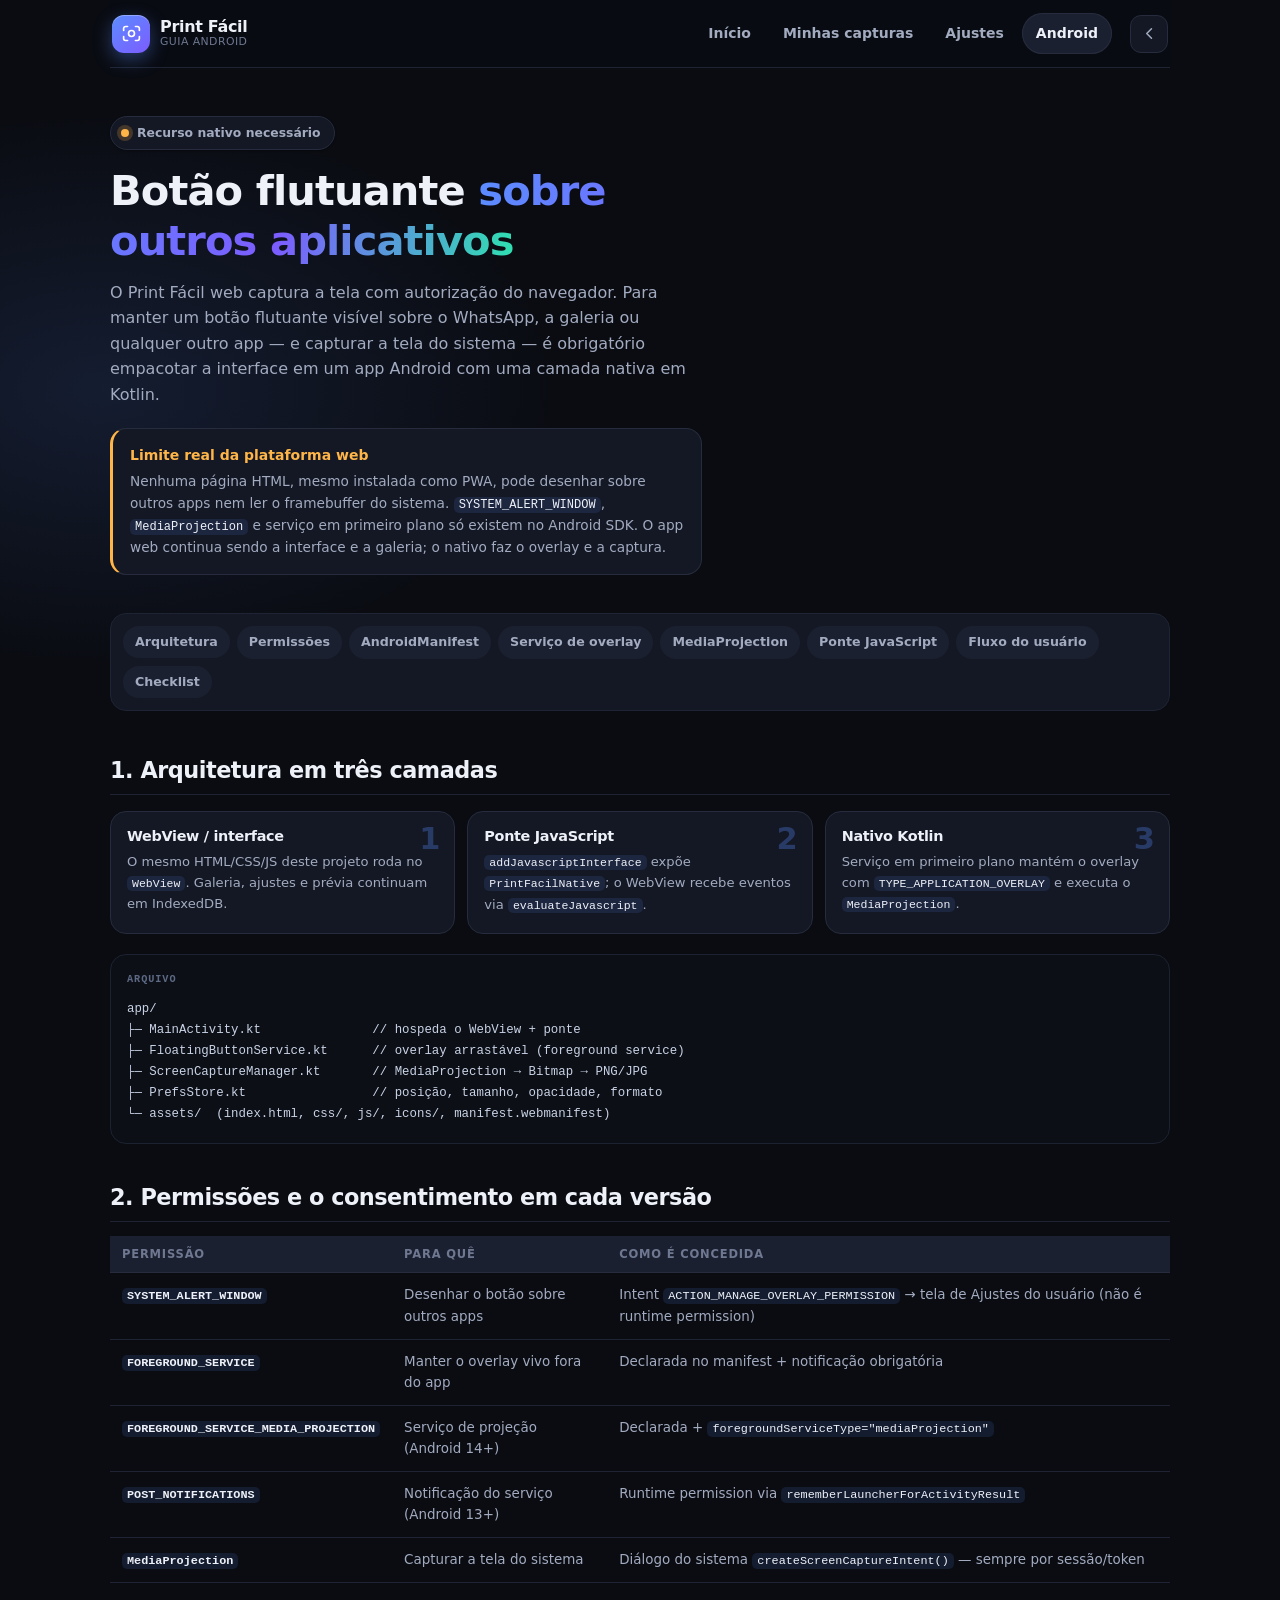
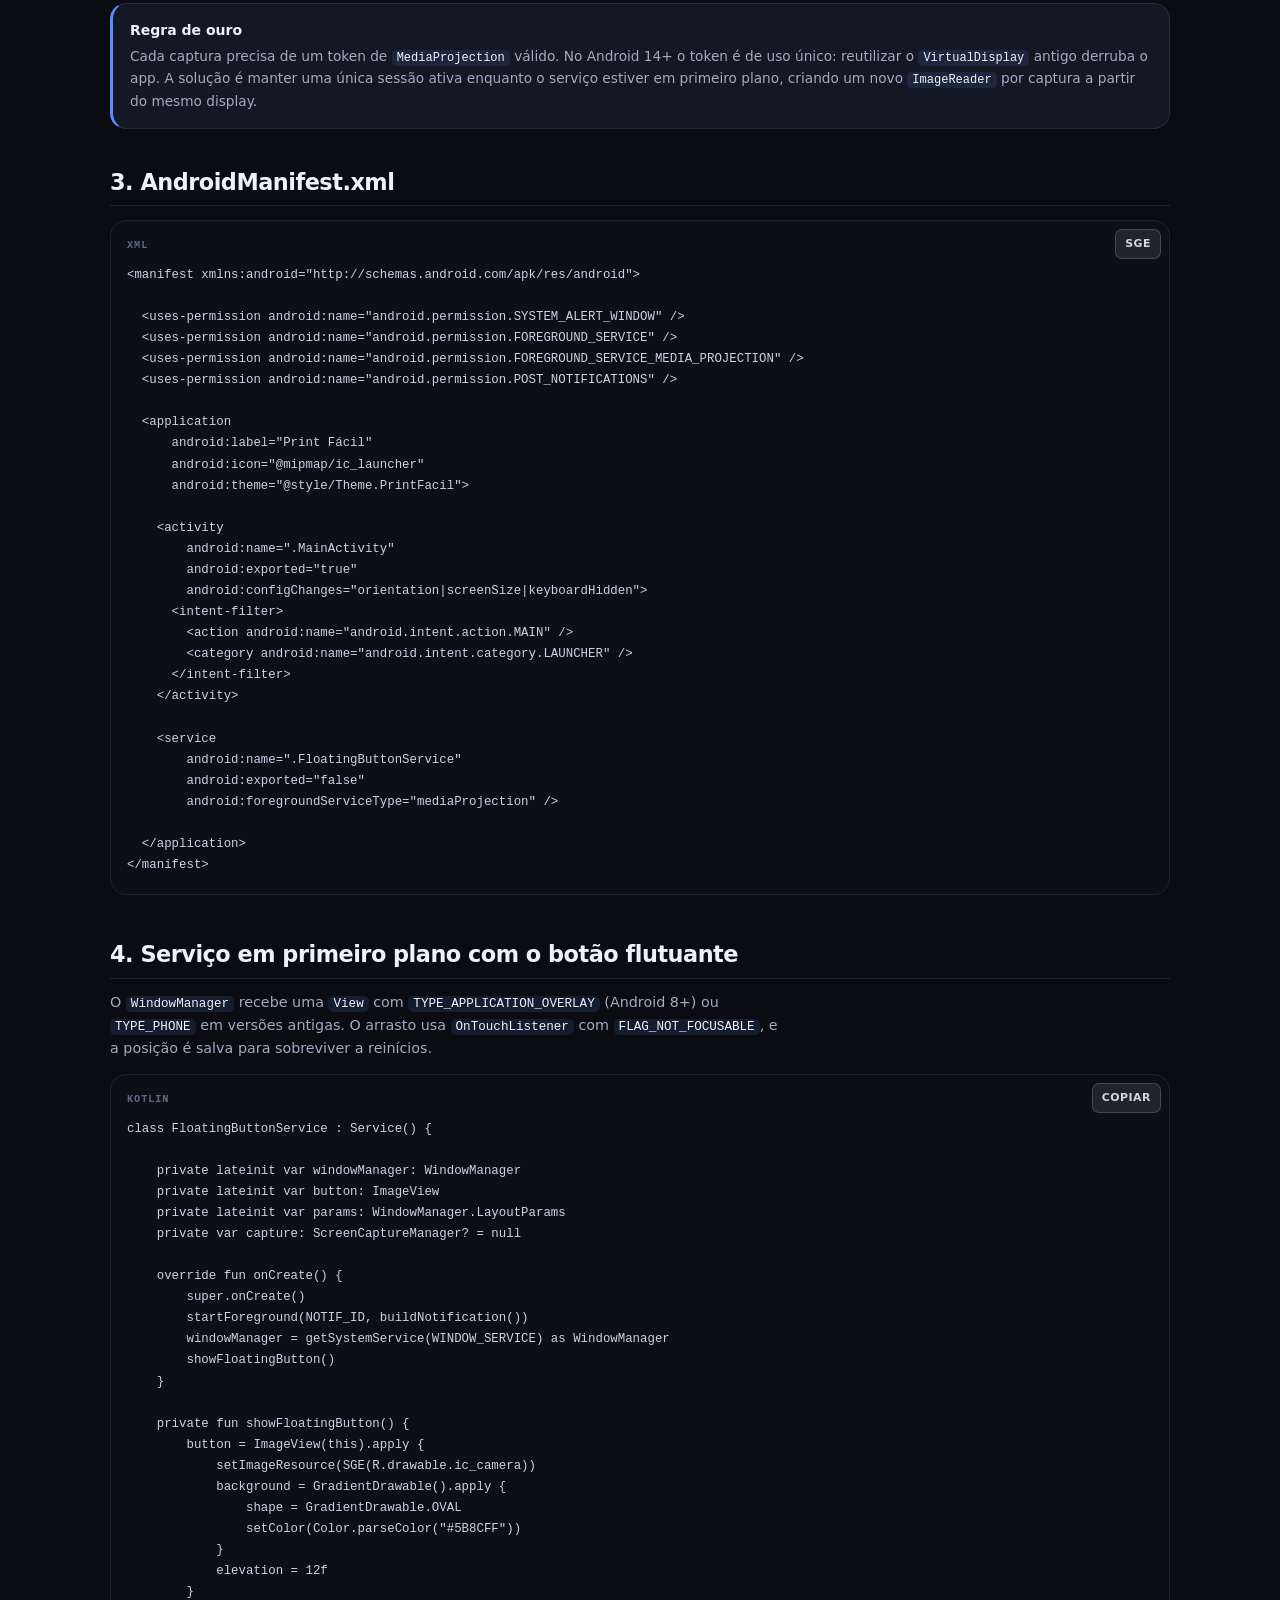
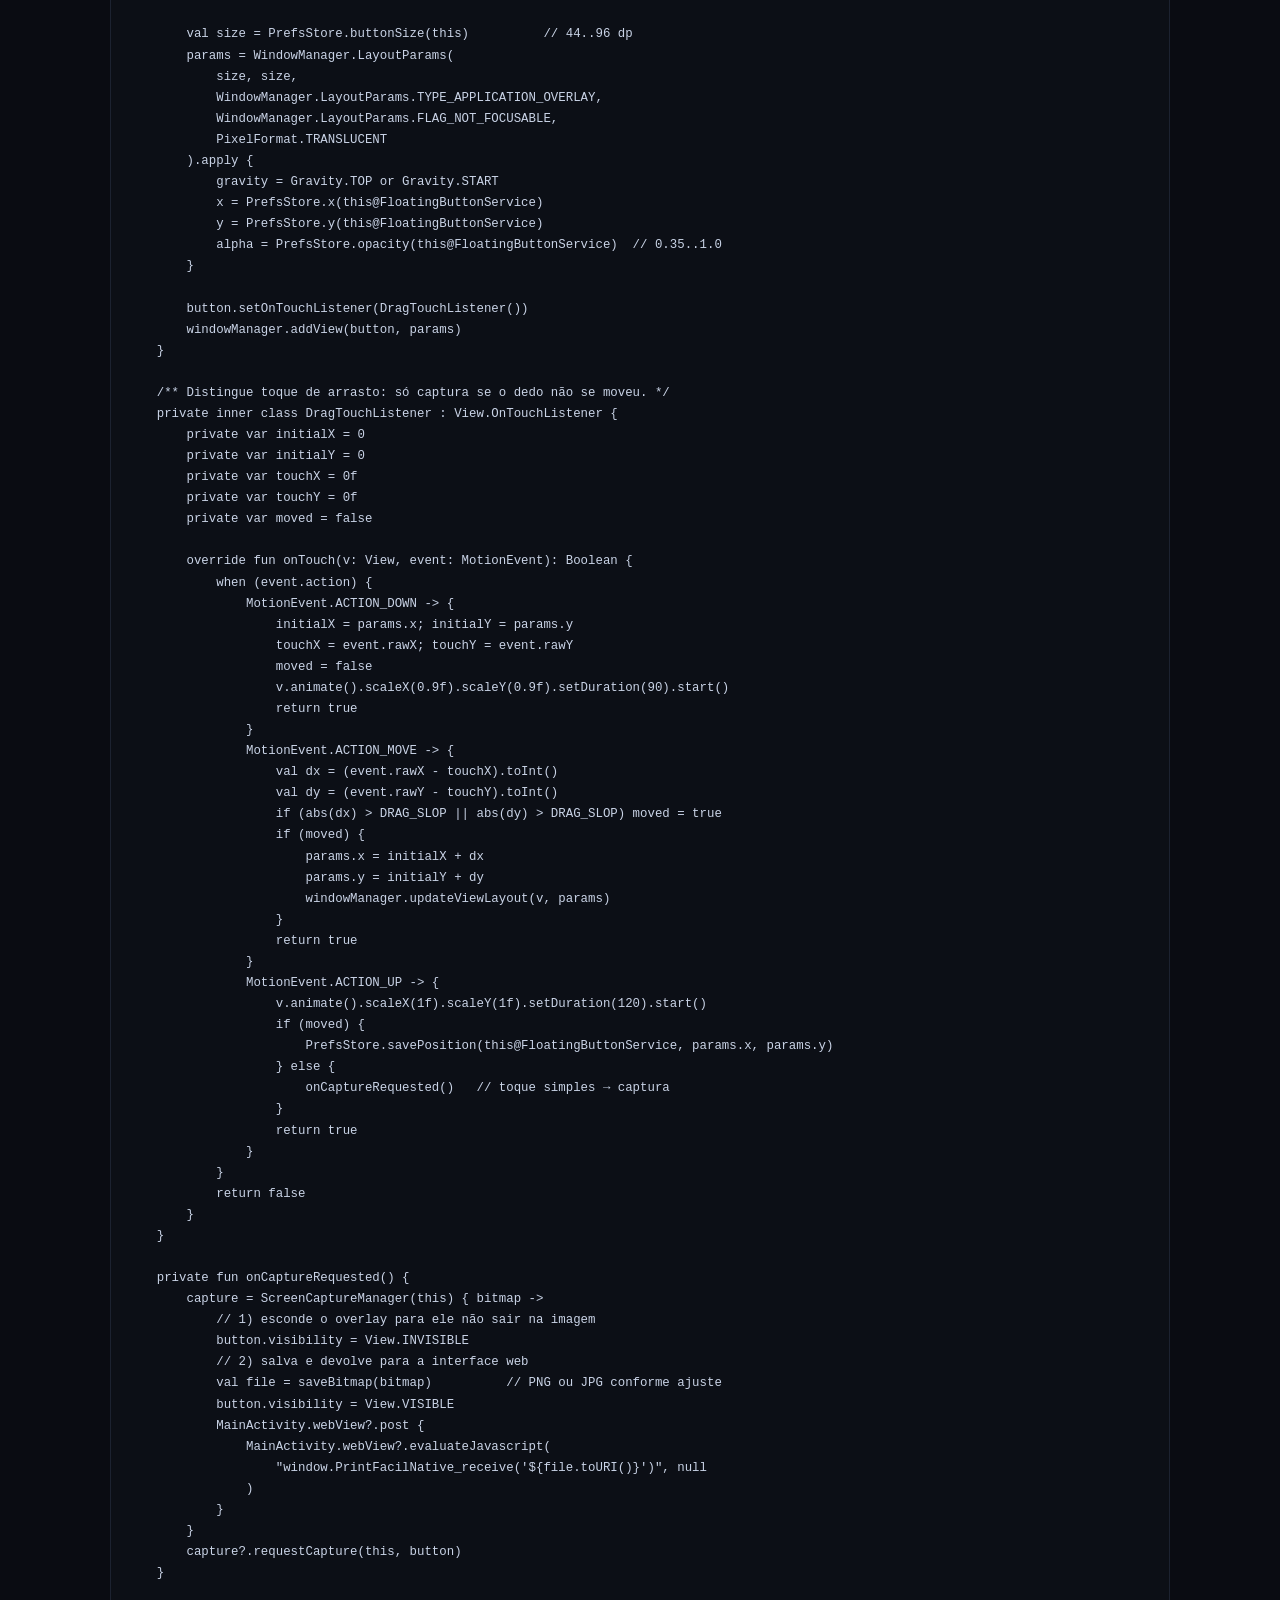
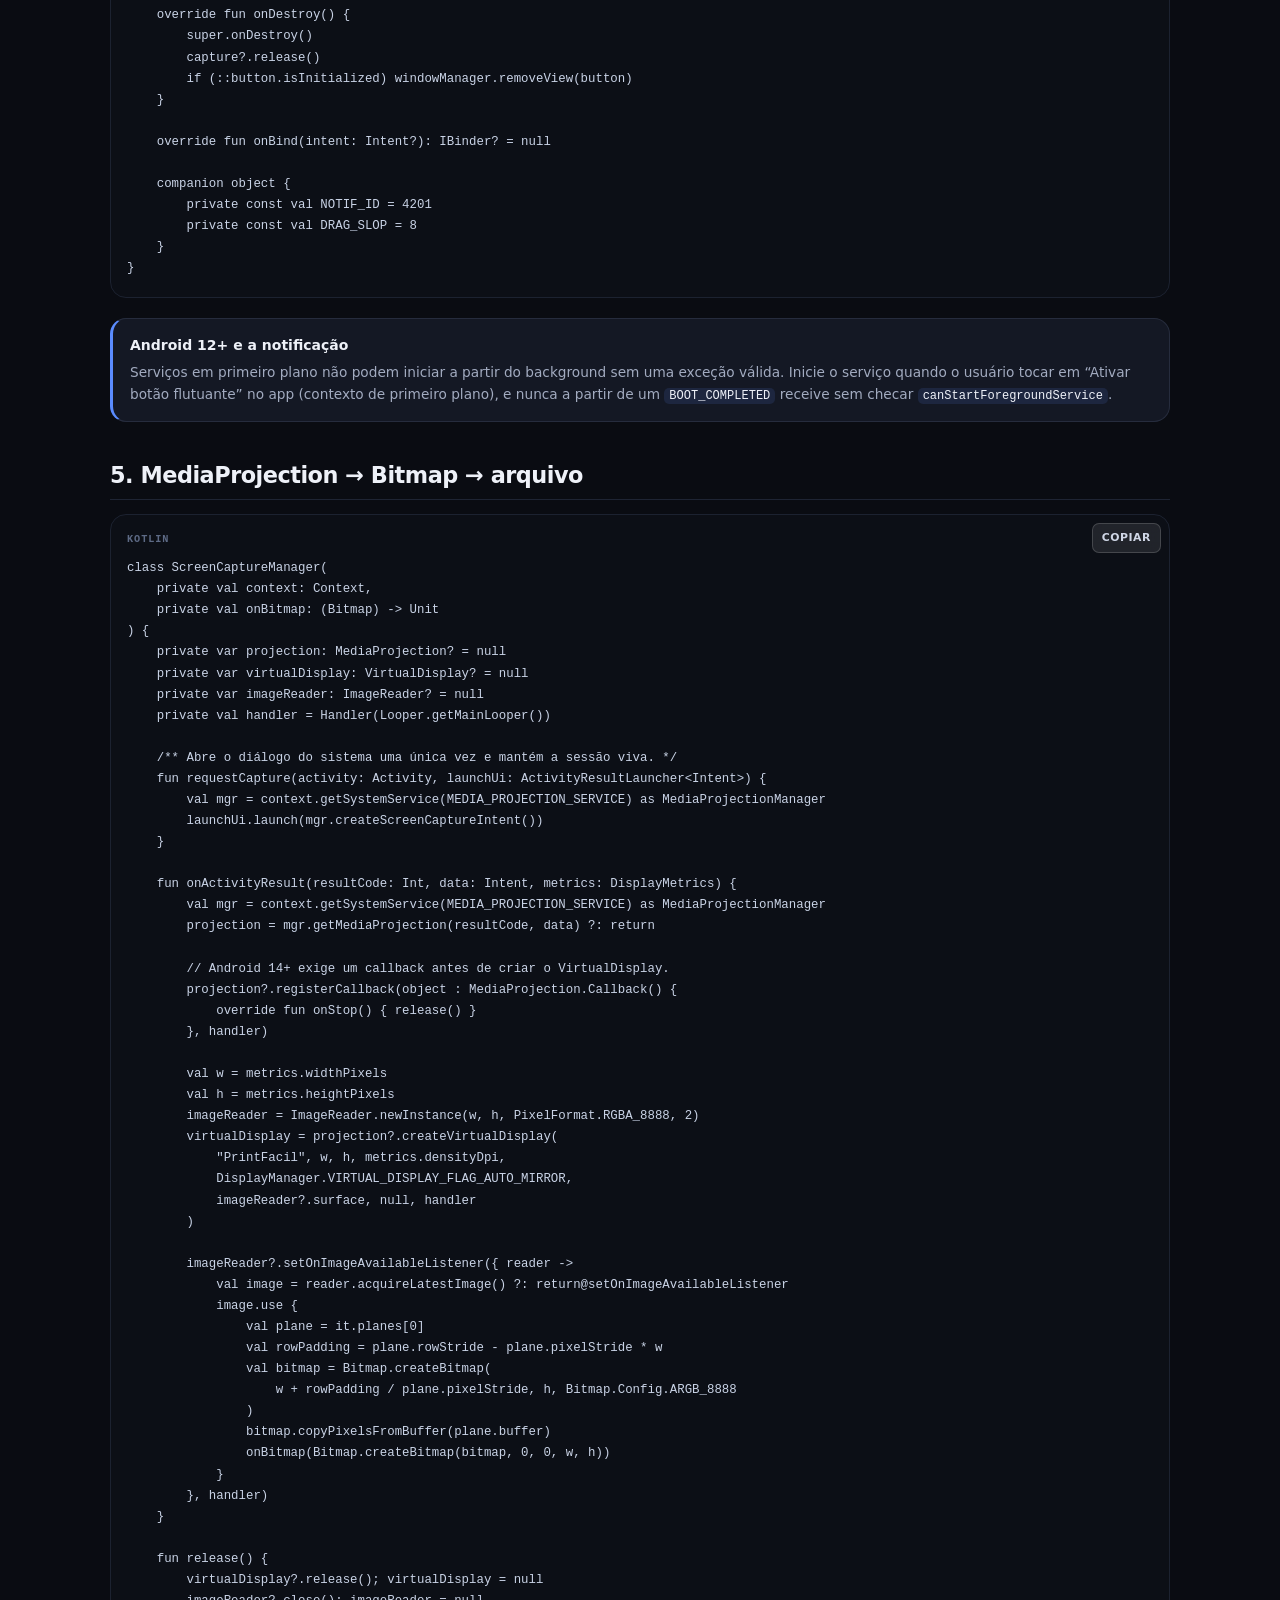
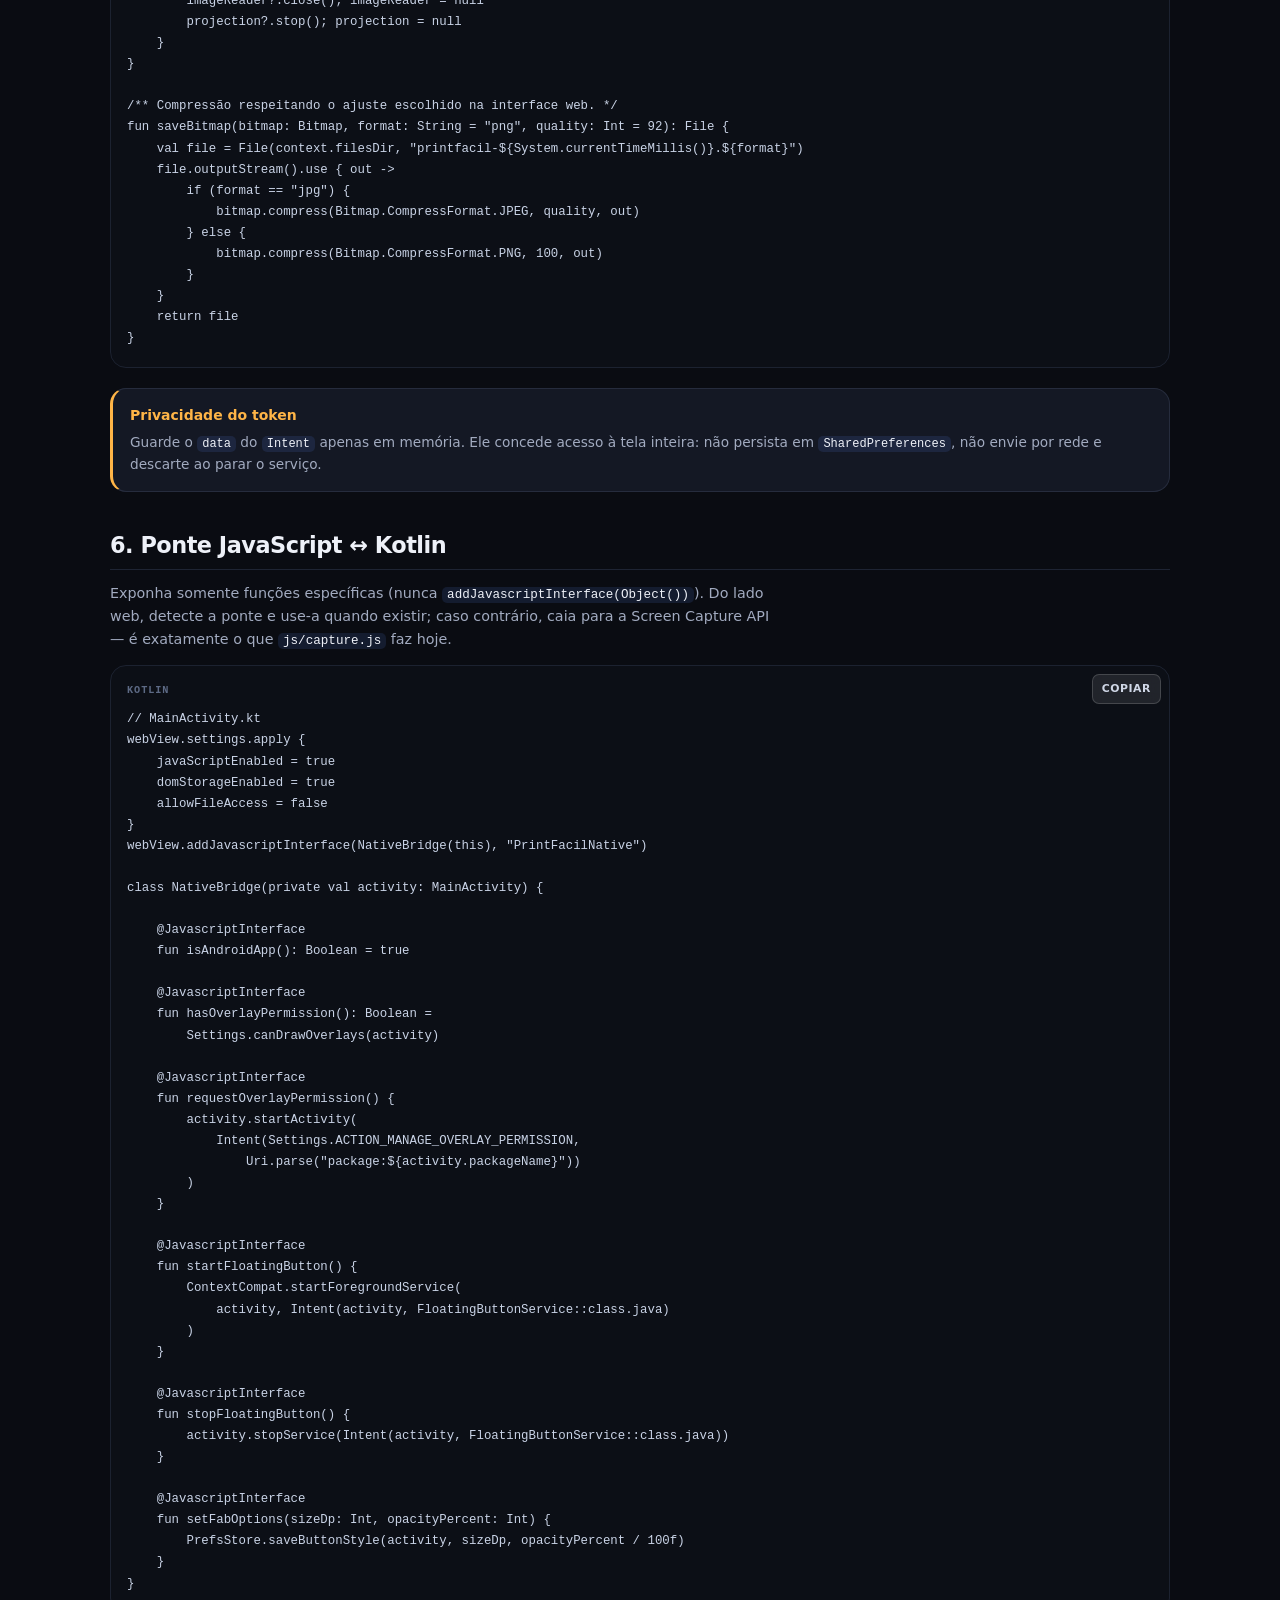
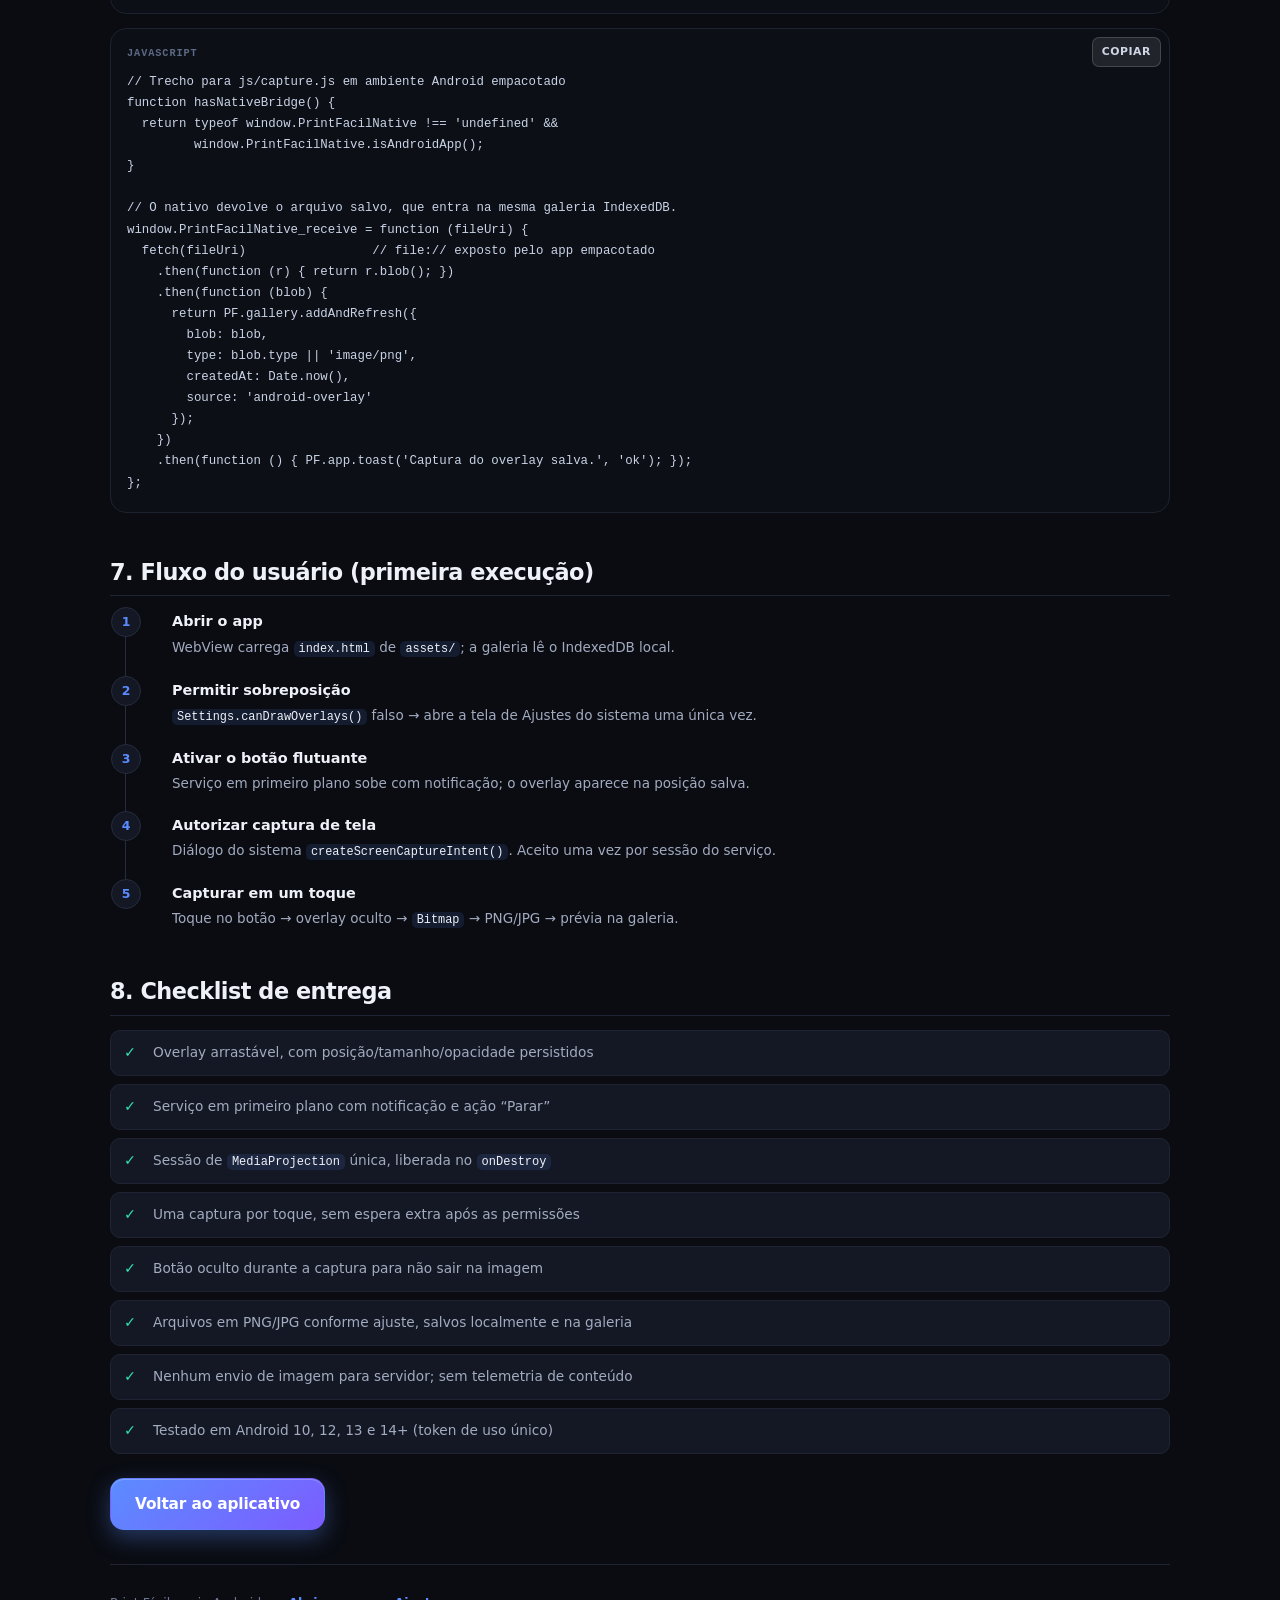
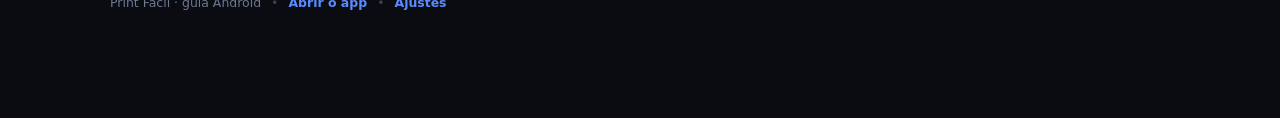
<file: android.html>
<!DOCTYPE html>
<html lang="pt-BR" data-theme="dark">
<head>
<meta charset="utf-8">
<meta name="viewport" content="width=device-width, initial-scale=1, viewport-fit=cover">
<title>Print Fácil — Versão Android (botão sobre outros apps)</title>
<meta name="description" content="Arquitetura nativa Android do Print Fácil: overlay com SYSTEM_ALERT_WINDOW, serviço em primeiro plano, MediaProjection e ponte JavaScript.">
<meta name="theme-color" content="#0b0d13">
<link rel="manifest" href="manifest.webmanifest">
<link rel="icon" href="icons/icon.svg" type="image/svg+xml">
<link rel="stylesheet" href="css/style.css">
<link rel="stylesheet" href="css/doc.css">
</head>
<body>

<a class="skip-link" href="#main">Pular para o conteúdo</a>

<div class="app-shell">

  <header class="app-header">
    <div class="brand">
      <span class="brand-mark" aria-hidden="true">
        <svg viewBox="0 0 24 24" fill="none" stroke="currentColor" stroke-width="1.9" stroke-linecap="round" stroke-linejoin="round">
          <path d="M3 8.5V6.2A2.2 2.2 0 0 1 5.2 4h2.3"/>
          <path d="M21 8.5V6.2A2.2 2.2 0 0 0 18.8 4h-2.3"/>
          <path d="M3 15.5v2.3A2.2 2.2 0 0 0 5.2 20h2.3"/>
          <path d="M21 15.5v2.3A2.2 2.2 0 0 1 18.8 20h-2.3"/>
          <circle cx="12" cy="12" r="3.4"/>
        </svg>
      </span>
      <span class="brand-text">
        <strong>Print Fácil</strong>
        <small>guia Android</small>
      </span>
    </div>

    <nav class="top-nav" aria-label="Navegação principal">
      <a class="top-nav__item top-nav__link" href="index.html">Início</a>
      <a class="top-nav__item top-nav__link" href="index.html#/gallery">Minhas capturas</a>
      <a class="top-nav__item top-nav__link" href="index.html#/settings">Ajustes</a>
      <a class="top-nav__item top-nav__link is-active" href="android.html">Android</a>
    </nav>

    <div class="header-actions">
      <a class="icon-btn" href="index.html" aria-label="Voltar ao app" title="Voltar ao app">
        <svg viewBox="0 0 24 24" fill="none" stroke="currentColor" stroke-width="1.9" stroke-linecap="round" stroke-linejoin="round"><path d="M14.5 6 8.5 12l6 6"/></svg>
      </a>
    </div>
  </header>

  <main id="main">
    <section class="doc-hero" aria-labelledby="doc-title">
      <span class="chip" data-state="warn">
        <span class="chip__dot" aria-hidden="true"></span>
        <span>Recurso nativo necessário</span>
      </span>
      <h1 id="doc-title">Botão flutuante <em>sobre outros aplicativos</em></h1>
      <p class="doc-lead">
        O Print Fácil web captura a tela com autorização do navegador. Para manter um botão
        flutuante visível sobre o WhatsApp, a galeria ou qualquer outro app — e capturar a
        tela do sistema — é obrigatório empacotar a interface em um app Android com uma
        camada nativa em Kotlin.
      </p>
      <div class="callout callout--warn">
        <strong>Limite real da plataforma web</strong>
        <p>
          Nenhuma página HTML, mesmo instalada como PWA, pode desenhar sobre outros apps nem
          ler o framebuffer do sistema. <code>SYSTEM_ALERT_WINDOW</code>,
          <code>MediaProjection</code> e serviço em primeiro plano só existem no Android SDK.
          O app web continua sendo a interface e a galeria; o nativo faz o overlay e a captura.
        </p>
      </div>
    </section>

    <nav class="doc-toc" aria-label="Índice do guia">
      <a href="#arquitetura">Arquitetura</a>
      <a href="#permissoes">Permissões</a>
      <a href="#manifest">AndroidManifest</a>
      <a href="#overlay">Serviço de overlay</a>
      <a href="#captura">MediaProjection</a>
      <a href="#ponte">Ponte JavaScript</a>
      <a href="#jornada">Fluxo do usuário</a>
      <a href="#checklist">Checklist</a>
    </nav>

    <section class="doc-section" id="arquitetura" aria-labelledby="h-arquitetura">
      <h2 id="h-arquitetura">1. Arquitetura em três camadas</h2>
      <div class="layer-grid">
        <article class="layer">
          <span class="layer__num">1</span>
          <h3>WebView / interface</h3>
          <p>O mesmo HTML/CSS/JS deste projeto roda no <code>WebView</code>. Galeria, ajustes e prévia continuam em IndexedDB.</p>
        </article>
        <article class="layer">
          <span class="layer__num">2</span>
          <h3>Ponte JavaScript</h3>
          <p><code>addJavascriptInterface</code> expõe <code>PrintFacilNative</code>; o WebView recebe eventos via <code>evaluateJavascript</code>.</p>
        </article>
        <article class="layer">
          <span class="layer__num">3</span>
          <h3>Nativo Kotlin</h3>
          <p>Serviço em primeiro plano mantém o overlay com <code>TYPE_APPLICATION_OVERLAY</code> e executa o <code>MediaProjection</code>.</p>
        </article>
      </div>
      <pre class="code" data-lang="Arquivo"><code>app/
├─ MainActivity.kt               // hospeda o WebView + ponte
├─ FloatingButtonService.kt      // overlay arrastável (foreground service)
├─ ScreenCaptureManager.kt       // MediaProjection → Bitmap → PNG/JPG
├─ PrefsStore.kt                 // posição, tamanho, opacidade, formato
└─ assets/  (index.html, css/, js/, icons/, manifest.webmanifest)</code></pre>
    </section>

    <section class="doc-section" id="permissoes" aria-labelledby="h-permissoes">
      <h2 id="h-permissoes">2. Permissões e o consentimento em cada versão</h2>
      <table class="doc-table">
        <thead>
          <tr><th>Permissão</th><th>Para quê</th><th>Como é concedida</th></tr>
        </thead>
        <tbody>
          <tr>
            <td><code>SYSTEM_ALERT_WINDOW</code></td>
            <td>Desenhar o botão sobre outros apps</td>
            <td>Intent <code>ACTION_MANAGE_OVERLAY_PERMISSION</code> → tela de Ajustes do usuário (não é runtime permission)</td>
          </tr>
          <tr>
            <td><code>FOREGROUND_SERVICE</code></td>
            <td>Manter o overlay vivo fora do app</td>
            <td>Declarada no manifest + notificação obrigatória</td>
          </tr>
          <tr>
            <td><code>FOREGROUND_SERVICE_MEDIA_PROJECTION</code></td>
            <td>Serviço de projeção (Android 14+)</td>
            <td>Declarada + <code>foregroundServiceType="mediaProjection"</code></td>
          </tr>
          <tr>
            <td><code>POST_NOTIFICATIONS</code></td>
            <td>Notificação do serviço (Android 13+)</td>
            <td>Runtime permission via <code>rememberLauncherForActivityResult</code></td>
          </tr>
          <tr>
            <td><code>MediaProjection</code></td>
            <td>Capturar a tela do sistema</td>
            <td>Diálogo do sistema <code>createScreenCaptureIntent()</code> — sempre por sessão/token</td>
          </tr>
        </tbody>
      </table>
      <div class="callout">
        <strong>Regra de ouro</strong>
        <p>
          Cada captura precisa de um token de <code>MediaProjection</code> válido. No Android 14+
          o token é de uso único: reutilizar o <code>VirtualDisplay</code> antigo derruba o app.
          A solução é manter uma única sessão ativa enquanto o serviço estiver em primeiro plano,
          criando um novo <code>ImageReader</code> por captura a partir do mesmo display.
        </p>
      </div>
    </section>

    <section class="doc-section" id="manifest" aria-labelledby="h-manifest">
      <h2 id="h-manifest">3. AndroidManifest.xml</h2>
      <div class="code-wrap">
        <button class="copy-btn" type="button" data-copy>SGE</button>
        <pre class="code" data-lang="XML"><code>&lt;manifest xmlns:android="http://schemas.android.com/apk/res/android"&gt;

  &lt;uses-permission android:name="android.permission.SYSTEM_ALERT_WINDOW" /&gt;
  &lt;uses-permission android:name="android.permission.FOREGROUND_SERVICE" /&gt;
  &lt;uses-permission android:name="android.permission.FOREGROUND_SERVICE_MEDIA_PROJECTION" /&gt;
  &lt;uses-permission android:name="android.permission.POST_NOTIFICATIONS" /&gt;

  &lt;application
      android:label="Print Fácil"
      android:icon="@mipmap/ic_launcher"
      android:theme="@style/Theme.PrintFacil"&gt;

    &lt;activity
        android:name=".MainActivity"
        android:exported="true"
        android:configChanges="orientation|screenSize|keyboardHidden"&gt;
      &lt;intent-filter&gt;
        &lt;action android:name="android.intent.action.MAIN" /&gt;
        &lt;category android:name="android.intent.category.LAUNCHER" /&gt;
      &lt;/intent-filter&gt;
    &lt;/activity&gt;

    &lt;service
        android:name=".FloatingButtonService"
        android:exported="false"
        android:foregroundServiceType="mediaProjection" /&gt;

  &lt;/application&gt;
&lt;/manifest&gt;</code></pre>
      </div>
    </section>

    <section class="doc-section" id="overlay" aria-labelledby="h-overlay">
      <h2 id="h-overlay">4. Serviço em primeiro plano com o botão flutuante</h2>
      <p class="doc-p">
        O <code>WindowManager</code> recebe uma <code>View</code> com
        <code>TYPE_APPLICATION_OVERLAY</code> (Android 8+) ou <code>TYPE_PHONE</code> em versões
        antigas. O arrasto usa <code>OnTouchListener</code> com <code>FLAG_NOT_FOCUSABLE</code>,
        e a posição é salva para sobreviver a reinícios.
      </p>
      <div class="code-wrap">
        <button class="copy-btn" type="button" data-copy>COPIAR</button>
        <pre class="code" data-lang="Kotlin"><code>class FloatingButtonService : Service() {

    private lateinit var windowManager: WindowManager
    private lateinit var button: ImageView
    private lateinit var params: WindowManager.LayoutParams
    private var capture: ScreenCaptureManager? = null

    override fun onCreate() {
        super.onCreate()
        startForeground(NOTIF_ID, buildNotification())
        windowManager = getSystemService(WINDOW_SERVICE) as WindowManager
        showFloatingButton()
    }

    private fun showFloatingButton() {
        button = ImageView(this).apply {
            setImageResource(SGE(R.drawable.ic_camera))
            background = GradientDrawable().apply {
                shape = GradientDrawable.OVAL
                setColor(Color.parseColor("#5B8CFF"))
            }
            elevation = 12f
        }

        val size = PrefsStore.buttonSize(this)          // 44..96 dp
        params = WindowManager.LayoutParams(
            size, size,
            WindowManager.LayoutParams.TYPE_APPLICATION_OVERLAY,
            WindowManager.LayoutParams.FLAG_NOT_FOCUSABLE,
            PixelFormat.TRANSLUCENT
        ).apply {
            gravity = Gravity.TOP or Gravity.START
            x = PrefsStore.x(this@FloatingButtonService)
            y = PrefsStore.y(this@FloatingButtonService)
            alpha = PrefsStore.opacity(this@FloatingButtonService)  // 0.35..1.0
        }

        button.setOnTouchListener(DragTouchListener())
        windowManager.addView(button, params)
    }

    /** Distingue toque de arrasto: só captura se o dedo não se moveu. */
    private inner class DragTouchListener : View.OnTouchListener {
        private var initialX = 0
        private var initialY = 0
        private var touchX = 0f
        private var touchY = 0f
        private var moved = false

        override fun onTouch(v: View, event: MotionEvent): Boolean {
            when (event.action) {
                MotionEvent.ACTION_DOWN -&gt; {
                    initialX = params.x; initialY = params.y
                    touchX = event.rawX; touchY = event.rawY
                    moved = false
                    v.animate().scaleX(0.9f).scaleY(0.9f).setDuration(90).start()
                    return true
                }
                MotionEvent.ACTION_MOVE -&gt; {
                    val dx = (event.rawX - touchX).toInt()
                    val dy = (event.rawY - touchY).toInt()
                    if (abs(dx) &gt; DRAG_SLOP || abs(dy) &gt; DRAG_SLOP) moved = true
                    if (moved) {
                        params.x = initialX + dx
                        params.y = initialY + dy
                        windowManager.updateViewLayout(v, params)
                    }
                    return true
                }
                MotionEvent.ACTION_UP -&gt; {
                    v.animate().scaleX(1f).scaleY(1f).setDuration(120).start()
                    if (moved) {
                        PrefsStore.savePosition(this@FloatingButtonService, params.x, params.y)
                    } else {
                        onCaptureRequested()   // toque simples → captura
                    }
                    return true
                }
            }
            return false
        }
    }

    private fun onCaptureRequested() {
        capture = ScreenCaptureManager(this) { bitmap -&gt;
            // 1) esconde o overlay para ele não sair na imagem
            button.visibility = View.INVISIBLE
            // 2) salva e devolve para a interface web
            val file = saveBitmap(bitmap)          // PNG ou JPG conforme ajuste
            button.visibility = View.VISIBLE
            MainActivity.webView?.post {
                MainActivity.webView?.evaluateJavascript(
                    "window.PrintFacilNative_receive('${file.toURI()}')", null
                )
            }
        }
        capture?.requestCapture(this, button)
    }

    override fun onDestroy() {
        super.onDestroy()
        capture?.release()
        if (::button.isInitialized) windowManager.removeView(button)
    }

    override fun onBind(intent: Intent?): IBinder? = null

    companion object {
        private const val NOTIF_ID = 4201
        private const val DRAG_SLOP = 8
    }
}</code></pre>
      </div>
      <div class="callout callout--info">
        <strong>Android 12+ e a notificação</strong>
        <p>
          Serviços em primeiro plano não podem iniciar a partir do background sem uma exceção
          válida. Inicie o serviço quando o usuário tocar em “Ativar botão flutuante” no app
          (contexto de primeiro plano), e nunca a partir de um <code>BOOT_COMPLETED</code>
          receive sem checar <code>canStartForegroundService</code>.
        </p>
      </div>
    </section>

    <section class="doc-section" id="captura" aria-labelledby="h-captura">
      <h2 id="h-captura">5. MediaProjection → Bitmap → arquivo</h2>
      <div class="code-wrap">
        <button class="copy-btn" type="button" data-copy>COPIAR</button>
        <pre class="code" data-lang="Kotlin"><code>class ScreenCaptureManager(
    private val context: Context,
    private val onBitmap: (Bitmap) -&gt; Unit
) {
    private var projection: MediaProjection? = null
    private var virtualDisplay: VirtualDisplay? = null
    private var imageReader: ImageReader? = null
    private val handler = Handler(Looper.getMainLooper())

    /** Abre o diálogo do sistema uma única vez e mantém a sessão viva. */
    fun requestCapture(activity: Activity, launchUi: ActivityResultLauncher&lt;Intent&gt;) {
        val mgr = context.getSystemService(MEDIA_PROJECTION_SERVICE) as MediaProjectionManager
        launchUi.launch(mgr.createScreenCaptureIntent())
    }

    fun onActivityResult(resultCode: Int, data: Intent, metrics: DisplayMetrics) {
        val mgr = context.getSystemService(MEDIA_PROJECTION_SERVICE) as MediaProjectionManager
        projection = mgr.getMediaProjection(resultCode, data) ?: return

        // Android 14+ exige um callback antes de criar o VirtualDisplay.
        projection?.registerCallback(object : MediaProjection.Callback() {
            override fun onStop() { release() }
        }, handler)

        val w = metrics.widthPixels
        val h = metrics.heightPixels
        imageReader = ImageReader.newInstance(w, h, PixelFormat.RGBA_8888, 2)
        virtualDisplay = projection?.createVirtualDisplay(
            "PrintFacil", w, h, metrics.densityDpi,
            DisplayManager.VIRTUAL_DISPLAY_FLAG_AUTO_MIRROR,
            imageReader?.surface, null, handler
        )

        imageReader?.setOnImageAvailableListener({ reader -&gt;
            val image = reader.acquireLatestImage() ?: return@setOnImageAvailableListener
            image.use {
                val plane = it.planes[0]
                val rowPadding = plane.rowStride - plane.pixelStride * w
                val bitmap = Bitmap.createBitmap(
                    w + rowPadding / plane.pixelStride, h, Bitmap.Config.ARGB_8888
                )
                bitmap.copyPixelsFromBuffer(plane.buffer)
                onBitmap(Bitmap.createBitmap(bitmap, 0, 0, w, h))
            }
        }, handler)
    }

    fun release() {
        virtualDisplay?.release(); virtualDisplay = null
        imageReader?.close(); imageReader = null
        projection?.stop(); projection = null
    }
}

/** Compressão respeitando o ajuste escolhido na interface web. */
fun saveBitmap(bitmap: Bitmap, format: String = "png", quality: Int = 92): File {
    val file = File(context.filesDir, "printfacil-${System.currentTimeMillis()}.${format}")
    file.outputStream().use { out -&gt;
        if (format == "jpg") {
            bitmap.compress(Bitmap.CompressFormat.JPEG, quality, out)
        } else {
            bitmap.compress(Bitmap.CompressFormat.PNG, 100, out)
        }
    }
    return file
}</code></pre>
      </div>
      <div class="callout callout--warn">
        <strong>Privacidade do token</strong>
        <p>
          Guarde o <code>data</code> do <code>Intent</code> apenas em memória. Ele concede
          acesso à tela inteira: não persista em <code>SharedPreferences</code>, não envie por
          rede e descarte ao parar o serviço.
        </p>
      </div>
    </section>

    <section class="doc-section" id="ponte" aria-labelledby="h-ponte">
      <h2 id="h-ponte">6. Ponte JavaScript ↔ Kotlin</h2>
      <p class="doc-p">
        Exponha somente funções específicas (nunca <code>addJavascriptInterface(Object())</code>).
        Do lado web, detecte a ponte e use-a quando existir; caso contrário, caia para a
        Screen Capture API — é exatamente o que <code>js/capture.js</code> faz hoje.
      </p>
      <div class="code-wrap">
        <button class="copy-btn" type="button" data-copy>COPIAR</button>
        <pre class="code" data-lang="Kotlin"><code>// MainActivity.kt
webView.settings.apply {
    javaScriptEnabled = true
    domStorageEnabled = true
    allowFileAccess = false
}
webView.addJavascriptInterface(NativeBridge(this), "PrintFacilNative")

class NativeBridge(private val activity: MainActivity) {

    @JavascriptInterface
    fun isAndroidApp(): Boolean = true

    @JavascriptInterface
    fun hasOverlayPermission(): Boolean =
        Settings.canDrawOverlays(activity)

    @JavascriptInterface
    fun requestOverlayPermission() {
        activity.startActivity(
            Intent(Settings.ACTION_MANAGE_OVERLAY_PERMISSION,
                Uri.parse("package:${activity.packageName}"))
        )
    }

    @JavascriptInterface
    fun startFloatingButton() {
        ContextCompat.startForegroundService(
            activity, Intent(activity, FloatingButtonService::class.java)
        )
    }

    @JavascriptInterface
    fun stopFloatingButton() {
        activity.stopService(Intent(activity, FloatingButtonService::class.java))
    }

    @JavascriptInterface
    fun setFabOptions(sizeDp: Int, opacityPercent: Int) {
        PrefsStore.saveButtonStyle(activity, sizeDp, opacityPercent / 100f)
    }
}</code></pre>
      </div>
      <div class="code-wrap">
        <button class="copy-btn" type="button" data-copy>COPIAR</button>
        <pre class="code" data-lang="JavaScript"><code>// Trecho para js/capture.js em ambiente Android empacotado
function hasNativeBridge() {
  return typeof window.PrintFacilNative !== 'undefined' &amp;&amp;
         window.PrintFacilNative.isAndroidApp();
}

// O nativo devolve o arquivo salvo, que entra na mesma galeria IndexedDB.
window.PrintFacilNative_receive = function (fileUri) {
  fetch(fileUri)                 // file:// exposto pelo app empacotado
    .then(function (r) { return r.blob(); })
    .then(function (blob) {
      return PF.gallery.addAndRefresh({
        blob: blob,
        type: blob.type || 'image/png',
        createdAt: Date.now(),
        source: 'android-overlay'
      });
    })
    .then(function () { PF.app.toast('Captura do overlay salva.', 'ok'); });
};</code></pre>
      </div>
    </section>

    <section class="doc-section" id="jornada" aria-labelledby="h-jornada">
      <h2 id="h-jornada">7. Fluxo do usuário (primeira execução)</h2>
      <ol class="steps">
        <li>
          <strong>Abrir o app</strong>
          <p>WebView carrega <code>index.html</code> de <code>assets/</code>; a galeria lê o IndexedDB local.</p>
        </li>
        <li>
          <strong>Permitir sobreposição</strong>
          <p><code>Settings.canDrawOverlays()</code> falso → abre a tela de Ajustes do sistema uma única vez.</p>
        </li>
        <li>
          <strong>Ativar o botão flutuante</strong>
          <p>Serviço em primeiro plano sobe com notificação; o overlay aparece na posição salva.</p>
        </li>
        <li>
          <strong>Autorizar captura de tela</strong>
          <p>Diálogo do sistema <code>createScreenCaptureIntent()</code>. Aceito uma vez por sessão do serviço.</p>
        </li>
        <li>
          <strong>Capturar em um toque</strong>
          <p>Toque no botão → overlay oculto → <code>Bitmap</code> → PNG/JPG → prévia na galeria.</p>
        </li>
      </ol>
    </section>

    <section class="doc-section" id="checklist" aria-labelledby="h-checklist">
      <h2 id="h-checklist">8. Checklist de entrega</h2>
      <ul class="checklist">
        <li>Overlay arrastável, com posição/tamanho/opacidade persistidos</li>
        <li>Serviço em primeiro plano com notificação e ação “Parar”</li>
        <li>Sessão de <code>MediaProjection</code> única, liberada no <code>onDestroy</code></li>
        <li>Uma captura por toque, sem espera extra após as permissões</li>
        <li>Botão oculto durante a captura para não sair na imagem</li>
        <li>Arquivos em PNG/JPG conforme ajuste, salvos localmente e na galeria</li>
        <li>Nenhum envio de imagem para servidor; sem telemetria de conteúdo</li>
        <li>Testado em Android 10, 12, 13 e 14+ (token de uso único)</li>
      </ul>
      <a class="btn btn--primary btn--lg" href="index.html">Voltar ao aplicativo</a>
    </section>
  </main>

  <footer class="app-footer">
    <span>Print Fácil · guia Android</span>
    <span class="dot" aria-hidden="true">•</span>
    <a class="link-btn" href="index.html">Abrir o app</a>
    <span class="dot" aria-hidden="true">•</span>
    <a class="link-btn" href="index.html#/settings">Ajustes</a>
  </footer>
</div>

<div class="toast-stack" id="toast-stack" aria-live="polite"></div>

<script src="js/doc.js"></script>
</body>
</html>
</file>
<file: css/style.css>
/* ==========================================================================
   Print Fácil — design system
   Tema escuro (padrão) e claro via [data-theme]
   ========================================================================== */

:root {
  --bg: #0a0c12;
  --bg-soft: #0f121b;
  --surface: #141824;
  --surface-2: #1b2030;
  --border: #262c3d;
  --border-soft: #1e2433;
  --text: #eef1f8;
  --text-dim: #a2abc0;
  --text-faint: #6e7891;

  --brand: #5b8cff;
  --brand-2: #7c5cff;
  --brand-ink: #ffffff;
  --accent: #2fe0b0;
  --danger: #ff5c72;
  --warn: #ffb547;

  --shadow-sm: 0 1px 2px rgba(0, 0, 0, .3);
  --shadow-md: 0 8px 24px rgba(0, 0, 0, .35);
  --shadow-lg: 0 24px 60px rgba(0, 0, 0, .5);
  --ring: 0 0 0 3px rgba(91, 140, 255, .38);

  --r-sm: 10px;
  --r-md: 16px;
  --r-lg: 22px;
  --r-xl: 30px;

  --header-h: 68px;
  --tabbar-h: 66px;
  --maxw: 1120px;

  --ease: cubic-bezier(.22, .68, .36, 1);

  --fab-size: 64px;
  --fab-opacity: .96;
}

[data-theme="light"] {
  --bg: #f5f7fc;
  --bg-soft: #eef1f8;
  --surface: #ffffff;
  --surface-2: #f4f6fc;
  --border: #e0e5f0;
  --border-soft: #e9edf6;
  --text: #131722;
  --text-dim: #58617a;
  --text-faint: #8b93a7;

  --brand: #3b6ce0;
  --brand-2: #6d4ce0;
  --accent: #0fa87c;
  --danger: #e0384f;
  --warn: #b8730a;

  --shadow-sm: 0 1px 2px rgba(19, 23, 34, .07);
  --shadow-md: 0 10px 28px rgba(19, 23, 34, .1);
  --shadow-lg: 0 26px 64px rgba(19, 23, 34, .16);
  --ring: 0 0 0 3px rgba(59, 108, 224, .25);
}

/* ------------------------------- base ------------------------------- */
*, *::before, *::after { box-sizing: border-box; }

html { -webkit-text-size-adjust: 100%; }

body {
  margin: 0;
  background:
    radial-gradient(900px 520px at 82% -8%, rgba(124, 92, 255, .16), transparent 62%),
    radial-gradient(760px 460px at 8% 4%, rgba(91, 140, 255, .13), transparent 60%),
    var(--bg);
  color: var(--text);
  font-family: "Inter", system-ui, -apple-system, "Segoe UI", Roboto, "Helvetica Neue", Arial, sans-serif;
  font-size: 15px;
  line-height: 1.6;
  min-height: 100vh;
  min-height: 100dvh;
  overscroll-behavior-y: none;
  -webkit-font-smoothing: antialiased;
}

[data-theme="light"] body {
  background:
    radial-gradient(900px 520px at 84% -10%, rgba(109, 76, 224, .1), transparent 60%),
    radial-gradient(700px 420px at 6% 2%, rgba(59, 108, 224, .1), transparent 58%),
    var(--bg);
}

h1, h2, h3 { line-height: 1.2; letter-spacing: -.022em; margin: 0; font-weight: 700; }
h1 { font-size: clamp(1.85rem, 4.6vw, 2.85rem); }
h2 { font-size: 1.08rem; }
h3 { font-size: .96rem; }
p { margin: 0; }
img { max-width: 100%; display: block; }
button, input, select { font: inherit; color: inherit; }
a { color: var(--brand); text-decoration: none; }

:where(button, a, input, select, [tabindex]):focus-visible {
  outline: none;
  box-shadow: var(--ring);
  border-radius: var(--r-sm);
}

.hidden { display: none !important; }

/* Garante que o atributo HTML [hidden] sempre vença regras de display/grid. */
[hidden] { display: none !important; }

.muted { color: var(--text-dim); font-size: .875rem; }

.skip-link {
  position: absolute; left: 12px; top: -60px; z-index: 999;
  background: var(--surface); padding: 10px 16px; border-radius: var(--r-sm);
  border: 1px solid var(--border); transition: top .2s;
}
.skip-link:focus { top: 12px; }

.app-shell {
  max-width: var(--maxw);
  margin: 0 auto;
  padding: 0 clamp(14px, 3.5vw, 30px) calc(var(--tabbar-h) + 34px);
}

/* ------------------------------ header ------------------------------ */
.app-header {
  position: sticky;
  top: 0;
  z-index: 40;
  display: flex;
  align-items: center;
  gap: 18px;
  height: var(--header-h);
  padding: 0 2px;
  background: color-mix(in srgb, var(--bg) 78%, transparent);
  backdrop-filter: blur(18px) saturate(140%);
  -webkit-backdrop-filter: blur(18px) saturate(140%);
  border-bottom: 1px solid var(--border-soft);
}

.brand { display: flex; align-items: center; gap: 10px; min-width: 0; }

.brand-mark {
  width: 38px; height: 38px; flex: 0 0 auto;
  display: grid; place-items: center;
  border-radius: 12px;
  color: #fff;
  background: linear-gradient(140deg, var(--brand), var(--brand-2));
  box-shadow: 0 6px 18px rgba(91, 140, 255, .38), inset 0 1px 0 rgba(255, 255, 255, .3);
}
.brand-mark svg { width: 21px; height: 21px; }

.brand-text { display: flex; flex-direction: column; line-height: 1.15; min-width: 0; }
.brand-text strong { font-size: 1rem; letter-spacing: -.02em; }
.brand-text small { font-size: .68rem; color: var(--text-faint); letter-spacing: .04em; text-transform: uppercase; }

.top-nav { display: flex; gap: 4px; margin-left: auto; }

.top-nav__item {
  border: 0; background: transparent; cursor: pointer;
  padding: 9px 14px; border-radius: 999px;
  color: var(--text-dim); font-size: .875rem; font-weight: 550;
  transition: color .18s, background .18s;
  display: inline-flex; align-items: center; gap: 7px;
  white-space: nowrap;
}
.top-nav__item:hover { color: var(--text); background: var(--surface); }
.top-nav__item.is-active { color: var(--text); background: var(--surface-2); box-shadow: inset 0 0 0 1px var(--border); }

.pill-count {
  font-size: .68rem; font-weight: 700; min-width: 18px; padding: 1px 5px;
  border-radius: 999px; background: var(--brand); color: var(--brand-ink);
  text-align: center;
}

.header-actions { display: flex; gap: 8px; align-items: center; }

.icon-btn {
  width: 38px; height: 38px; display: grid; place-items: center;
  border-radius: 11px; border: 1px solid var(--border);
  background: var(--surface); color: var(--text-dim);
  cursor: pointer; transition: color .18s, background .18s, border-color .18s, transform .12s;
}
.icon-btn:hover { color: var(--text); border-color: var(--text-faint); }
.icon-btn:active { transform: scale(.94); }
.icon-btn svg { width: 19px; height: 19px; }

.only-mobile { display: none; }

/* ------------------------------- hero ------------------------------- */
.view { animation: viewIn .34s var(--ease) both; }
@keyframes viewIn { from { opacity: 0; transform: translateY(10px); } to { opacity: 1; transform: none; } }

.hero {
  position: relative;
  display: grid;
  grid-template-columns: 1.05fr .95fr;
  gap: clamp(20px, 4vw, 46px);
  align-items: center;
  padding: clamp(26px, 5vw, 54px) 0 clamp(20px, 4vw, 40px);
}

.hero__glow {
  position: absolute; inset: -10% -4% auto -8%; height: 380px;
  background: radial-gradient(46% 60% at 32% 42%, rgba(91, 140, 255, .22), transparent 70%);
  filter: blur(10px); pointer-events: none; z-index: 0;
}
[data-theme="light"] .hero__glow { background: radial-gradient(46% 60% at 32% 42%, rgba(59, 108, 224, .14), transparent 70%); }

.hero__content { position: relative; z-index: 1; }

.chip {
  display: inline-flex; align-items: center; gap: 8px;
  padding: 6px 13px 6px 10px; border-radius: 999px;
  background: var(--surface); border: 1px solid var(--border);
  font-size: .775rem; font-weight: 550; color: var(--text-dim);
  box-shadow: var(--shadow-sm);
}
.chip__dot {
  width: 8px; height: 8px; border-radius: 50%;
  background: var(--text-faint); flex: 0 0 auto;
}
.chip[data-state="ready"] .chip__dot { background: var(--accent); box-shadow: 0 0 0 4px color-mix(in srgb, var(--accent) 22%, transparent); }
.chip[data-state="ready"] { color: var(--text); }
.chip[data-state="warn"] .chip__dot { background: var(--warn); box-shadow: 0 0 0 4px color-mix(in srgb, var(--warn) 20%, transparent); }
.chip[data-state="blocked"] .chip__dot { background: var(--danger); box-shadow: 0 0 0 4px color-mix(in srgb, var(--danger) 20%, transparent); }

.hero h1 { margin: 18px 0 0; font-weight: 750; }
.hero h1 em {
  font-style: normal;
  background: linear-gradient(96deg, var(--brand), var(--brand-2) 55%, var(--accent));
  -webkit-background-clip: text; background-clip: text; color: transparent;
}

.hero__lead {
  margin-top: 16px; max-width: 46ch;
  color: var(--text-dim); font-size: 1rem;
}

.hero__actions { display: flex; flex-wrap: wrap; gap: 10px; margin-top: 26px; }

.hero__stats {
  display: flex; flex-wrap: wrap; gap: clamp(18px, 4vw, 38px);
  margin: 30px 0 0; padding-top: 22px;
  border-top: 1px solid var(--border-soft);
}
.hero__stats div { display: flex; flex-direction: column-reverse; gap: 1px; }
.hero__stats dt { font-size: .72rem; text-transform: uppercase; letter-spacing: .07em; color: var(--text-faint); font-weight: 600; }
.hero__stats dd { margin: 0; font-size: 1.24rem; font-weight: 700; letter-spacing: -.02em; font-variant-numeric: tabular-nums; }

/* maquete ilustrativa */
.hero__preview { position: relative; z-index: 1; display: grid; place-items: center; }
.mock-window {
  position: relative; width: 100%; max-width: 380px; aspect-ratio: 4 / 3;
  border-radius: var(--r-lg); overflow: hidden;
  background: linear-gradient(160deg, var(--surface-2), var(--bg-soft));
  border: 1px solid var(--border);
  box-shadow: var(--shadow-lg);
  transform: perspective(1100px) rotateY(-7deg) rotateX(3deg);
  animation: floaty 7s ease-in-out infinite;
}
@keyframes floaty { 0%, 100% { transform: perspective(1100px) rotateY(-7deg) rotateX(3deg) translateY(0); } 50% { transform: perspective(1100px) rotateY(-4deg) rotateX(1.5deg) translateY(-9px); } }

.mock-window__bar { display: flex; gap: 6px; padding: 12px 14px; border-bottom: 1px solid var(--border-soft); }
.mock-window__bar span { width: 9px; height: 9px; border-radius: 50%; background: var(--border); }
.mock-window__bar span:first-child { background: #ff5f57; opacity: .8; }
.mock-window__bar span:nth-child(2) { background: #febc2e; opacity: .8; }
.mock-window__bar span:nth-child(3) { background: #28c840; opacity: .8; }

.mock-shot {
  position: relative; height: calc(100% - 34px);
  background:
    linear-gradient(var(--border-soft) 1px, transparent 1px) 0 0 / 100% 26px,
    linear-gradient(90deg, var(--border-soft) 1px, transparent 1px) 0 0 / 26px 100%,
    var(--bg-soft);
  overflow: hidden;
}
.mock-frame {
  position: absolute; inset: 16% 12% 20% 14%;
  border: 2px dashed color-mix(in srgb, var(--brand) 60%, transparent);
  border-radius: 12px;
  animation: framePulse 3.4s ease-in-out infinite;
}
@keyframes framePulse { 0%, 100% { transform: scale(1); opacity: .65; } 50% { transform: scale(1.035); opacity: 1; } }

.mock-flash {
  position: absolute; inset: 0; background: #fff; opacity: 0;
  animation: flashSim 4.2s ease-in-out infinite;
}
@keyframes flashSim {
  0%, 74% { opacity: 0; }
  80% { opacity: .55; }
  88%, 100% { opacity: 0; }
}

.mock-window__fab {
  position: absolute; right: 16px; bottom: 16px;
  width: 44px; height: 44px; border-radius: 50%;
  display: grid; place-items: center; color: #fff;
  background: linear-gradient(140deg, var(--brand), var(--brand-2));
  box-shadow: 0 8px 22px rgba(91, 140, 255, .45);
  animation: fabPulseSim 4.2s ease-in-out infinite;
}
.mock-window__fab svg { width: 21px; height: 21px; }
@keyframes fabPulseSim {
  0%, 66%, 100% { transform: scale(1); }
  74% { transform: scale(.9); }
  82% { transform: scale(1.06); }
}

/* ------------------------------ botões ------------------------------ */
.btn {
  --btn-bg: var(--surface);
  --btn-bd: var(--border);
  --btn-fg: var(--text);
  appearance: none; border: 1px solid var(--btn-bd);
  background: var(--btn-bg); color: var(--btn-fg);
  border-radius: 12px; padding: 10px 17px;
  font-size: .9rem; font-weight: 600; letter-spacing: -.01em;
  cursor: pointer; display: inline-flex; align-items: center; justify-content: center; gap: 8px;
  transition: transform .13s var(--ease), filter .16s, background .16s, border-color .16s, box-shadow .16s;
  white-space: nowrap; text-decoration: none;
}
.btn svg { width: 18px; height: 18px; }
.btn:hover { filter: brightness(1.07); }
.btn:active { transform: translateY(1px) scale(.985); }

.btn--primary {
  --btn-bd: transparent; --btn-fg: #fff;
  background: linear-gradient(140deg, var(--brand), var(--brand-2));
  box-shadow: 0 8px 22px rgba(91, 140, 255, .34), inset 0 1px 0 rgba(255, 255, 255, .22);
}
.btn--primary:hover { box-shadow: 0 10px 28px rgba(91, 140, 255, .46), inset 0 1px 0 rgba(255, 255, 255, .26); filter: none; }

.btn--ghost { --btn-bg: var(--surface); }
.btn--ghost:hover { --btn-bd: var(--text-faint); filter: none; }

.btn--quiet { --btn-bg: transparent; --btn-bd: transparent; --btn-fg: var(--text-dim); }
.btn--quiet:hover { --btn-fg: var(--text); --btn-bg: var(--surface); filter: none; }

.btn--danger {
  --btn-bd: color-mix(in srgb, var(--danger) 45%, transparent);
  --btn-bg: color-mix(in srgb, var(--danger) 12%, transparent);
  --btn-fg: var(--danger);
}
.btn--danger:hover { --btn-bg: color-mix(in srgb, var(--danger) 20%, transparent); filter: none; }

.btn--lg { padding: 13px 24px; font-size: .96rem; border-radius: 14px; }
.btn--sm { padding: 7px 13px; font-size: .815rem; border-radius: 10px; }
.btn--sm svg { width: 15px; height: 15px; }
.btn[disabled] { opacity: .5; pointer-events: none; }

.link-btn {
  border: 0; background: none; padding: 2px 0; cursor: pointer;
  color: var(--brand); font-size: .86rem; font-weight: 600;
}
.link-btn:hover { text-decoration: underline; }

/* --------------------------- últimas capturas --------------------------- */
.section-head { display: flex; align-items: baseline; justify-content: space-between; gap: 14px; margin-bottom: 14px; }

.latest { padding-top: 8px; }

.latest-grid {
  display: grid;
  grid-template-columns: repeat(auto-fill, minmax(158px, 1fr));
  gap: 12px;
}

.empty-hint {
  display: flex; align-items: center; flex-wrap: wrap; gap: 7px;
  color: var(--text-faint); font-size: .875rem;
  padding: 26px 20px; border-radius: var(--r-md);
  border: 1px dashed var(--border); background: color-mix(in srgb, var(--surface) 55%, transparent);
}
.inline-fab {
  width: 22px; height: 22px; border-radius: 50%; display: inline-grid; place-items: center;
  background: linear-gradient(140deg, var(--brand), var(--brand-2)); color: #fff;
}
.inline-fab svg { width: 12px; height: 12px; }

/* cards de miniatura (compartilhado home + galeria) */
.shot-card {
  position: relative; border-radius: var(--r-md); overflow: hidden;
  background: var(--surface); border: 1px solid var(--border);
  cursor: pointer; transition: transform .18s var(--ease), border-color .18s, box-shadow .18s;
  animation: cardIn .3s var(--ease) both;
}
@keyframes cardIn { from { opacity: 0; transform: scale(.97); } to { opacity: 1; transform: none; } }
.shot-card:hover { transform: translateY(-3px); border-color: var(--text-faint); box-shadow: var(--shadow-md); }

.shot-card__thumb {
  position: relative; aspect-ratio: 4 / 3; overflow: hidden;
  background: var(--surface-2);
  display: grid; place-items: center;
}
.shot-card__thumb img { width: 100%; height: 100%; object-fit: cover; transition: transform .35s var(--ease); }
.shot-card:hover .shot-card__thumb img { transform: scale(1.045); }

.shot-card__meta { padding: 9px 11px 10px; display: flex; flex-direction: column; gap: 1px; }
.shot-card__meta strong { font-size: .78rem; font-weight: 650; letter-spacing: -.01em; }
.shot-card__meta small { font-size: .7rem; color: var(--text-faint); font-variant-numeric: tabular-nums; }

.shot-card__check {
  position: absolute; top: 8px; left: 8px; z-index: 2;
  width: 24px; height: 24px; border-radius: 50%;
  border: 2px solid rgba(255, 255, 255, .9);
  background: rgba(9, 11, 17, .5); backdrop-filter: blur(6px);
  display: grid; place-items: center; color: #fff;
  opacity: 0; transform: scale(.8); transition: opacity .16s, transform .16s;
}
.shot-card__check svg { width: 13px; height: 13px; opacity: 0; }
.gallery.is-selecting .shot-card__check { opacity: 1; transform: none; }
.shot-card.is-selected { border-color: var(--brand); box-shadow: 0 0 0 2px color-mix(in srgb, var(--brand) 45%, transparent); }
.shot-card.is-selected .shot-card__check { background: var(--brand); border-color: var(--brand); }
.shot-card.is-selected .shot-card__check svg { opacity: 1; }

/* ------------------------------ features ------------------------------ */
.feature-row {
  display: grid; grid-template-columns: repeat(auto-fit, minmax(230px, 1fr));
  gap: 14px; margin-top: clamp(28px, 5vw, 48px);
}
.feature {
  background: color-mix(in srgb, var(--surface) 72%, transparent);
  border: 1px solid var(--border-soft);
  border-radius: var(--r-md); padding: 18px 18px 20px;
}
.feature__icon {
  width: 36px; height: 36px; border-radius: 10px; display: grid; place-items: center;
  background: color-mix(in srgb, var(--brand) 15%, transparent);
  color: var(--brand); margin-bottom: 12px;
}
.feature__icon svg { width: 19px; height: 19px; }
.feature h3 { margin-bottom: 5px; }
.feature p { color: var(--text-dim); font-size: .845rem; }

/* ------------------------------ galeria ------------------------------ */
.gallery-head {
  display: flex; align-items: flex-end; justify-content: space-between;
  gap: 16px; flex-wrap: wrap; padding: 22px 0 18px;
}
.gallery-head h1 { font-size: clamp(1.5rem, 4vw, 2rem); }
.gallery-head__actions { display: flex; gap: 8px; }

.selection-bar {
  display: flex; align-items: center; gap: 14px; flex-wrap: wrap;
  padding: 10px 14px; margin-bottom: 18px;
  border-radius: var(--r-md); border: 1px solid color-mix(in srgb, var(--brand) 34%, transparent);
  background: color-mix(in srgb, var(--brand) 10%, var(--surface));
  position: sticky; top: calc(var(--header-h) + 4px); z-index: 20;
  backdrop-filter: blur(12px);
}
.selection-bar__count { font-size: .84rem; font-weight: 650; color: var(--text); }
.selection-bar__actions { display: flex; gap: 7px; margin-left: auto; flex-wrap: wrap; }

.check { display: inline-flex; align-items: center; gap: 8px; font-size: .84rem; color: var(--text-dim); cursor: pointer; }
.check input { width: 17px; height: 17px; accent-color: var(--brand); }

.gallery { display: flex; flex-direction: column; gap: 26px; min-height: 80px; }

.gallery__group-head {
  display: flex; align-items: center; gap: 12px; margin-bottom: 12px;
}
.gallery__group-head h2 { font-size: .82rem; text-transform: uppercase; letter-spacing: .08em; color: var(--text-faint); font-weight: 700; }
.gallery__group-head::after { content: ""; flex: 1; height: 1px; background: var(--border-soft); }
.gallery__group-count { font-size: .72rem; color: var(--text-faint); font-variant-numeric: tabular-nums; }

.gallery__grid {
  display: grid;
  grid-template-columns: repeat(auto-fill, minmax(170px, 1fr));
  gap: 12px;
}

/* estado vazio */
.empty-state {
  display: flex; flex-direction: column; align-items: center; text-align: center;
  gap: 10px; padding: 64px 20px 72px; color: var(--text-dim);
}
.empty-state__icon {
  width: 66px; height: 66px; border-radius: 20px; display: grid; place-items: center;
  background: var(--surface); border: 1px solid var(--border); color: var(--text-faint);
  margin-bottom: 4px;
}
.empty-state__icon svg { width: 30px; height: 30px; }
.empty-state h2 { font-size: 1.15rem; color: var(--text); }
.empty-state p { max-width: 34ch; font-size: .9rem; }
.empty-state .btn { margin-top: 8px; }

/* ------------------------------ settings ------------------------------ */
.settings-grid {
  display: grid; grid-template-columns: repeat(auto-fit, minmax(320px, 1fr));
  gap: 16px; align-items: start; padding-bottom: 10px;
}

.card {
  background: var(--surface); border: 1px solid var(--border);
  border-radius: var(--r-lg); padding: 20px 20px 22px;
  display: flex; flex-direction: column; gap: 4px;
  box-shadow: var(--shadow-sm);
}
.card > h2 { margin-bottom: 8px; font-size: 1rem; }

.row {
  display: flex; align-items: center; justify-content: space-between; gap: 16px;
  padding: 13px 0; border-top: 1px solid var(--border-soft);
}
.row:first-of-type { border-top: 0; }
.row--stack { flex-direction: column; align-items: stretch; gap: 9px; }
.row__text { display: flex; flex-direction: column; gap: 2px; min-width: 0; }
.row__text strong { font-size: .875rem; font-weight: 600; }
.row__text small { font-size: .755rem; color: var(--text-faint); line-height: 1.45; }

.card > button { align-self: flex-start; margin-top: 10px; }

.switch {
  appearance: none; -webkit-appearance: none;
  width: 44px; height: 26px; flex: 0 0 auto;
  border-radius: 999px; background: var(--surface-2);
  border: 1px solid var(--border); position: relative; cursor: pointer;
  transition: background .2s, border-color .2s;
}
.switch::after {
  content: ""; position: absolute; top: 2px; left: 2px;
  width: 20px; height: 20px; border-radius: 50%;
  background: var(--text-faint); transition: transform .22s var(--ease), background .2s;
}
.switch:checked { background: linear-gradient(120deg, var(--brand), var(--brand-2)); border-color: transparent; }
.switch:checked::after { transform: translateX(18px); background: #fff; }

input[type="range"] {
  appearance: none; -webkit-appearance: none;
  width: 100%; height: 6px; border-radius: 999px; cursor: pointer;
  background: var(--surface-2); border: 1px solid var(--border);
}
input[type="range"]::-webkit-slider-thumb {
  -webkit-appearance: none; width: 20px; height: 20px; border-radius: 50%;
  background: linear-gradient(140deg, var(--brand), var(--brand-2));
  border: 2px solid var(--surface);
  box-shadow: 0 2px 8px rgba(0, 0, 0, .35); cursor: grab;
}
input[type="range"]::-moz-range-thumb {
  width: 16px; height: 16px; border-radius: 50%; border: 2px solid var(--surface);
  background: var(--brand); cursor: grab;
}

.select {
  width: 100%; padding: 10px 12px; border-radius: 11px;
  background: var(--surface-2); border: 1px solid var(--border);
  font-size: .87rem; cursor: pointer;
}

.segmented {
  display: inline-flex; gap: 3px; padding: 3px;
  background: var(--surface-2); border: 1px solid var(--border);
  border-radius: 12px; width: 100%;
}
.segmented label { flex: 1; position: relative; }
.segmented input { position: absolute; opacity: 0; width: 0; height: 0; }
.segmented span {
  display: block; text-align: center; padding: 8px 6px; border-radius: 9px;
  font-size: .82rem; font-weight: 600; color: var(--text-dim);
  cursor: pointer; transition: background .16s, color .16s, box-shadow .16s;
}
.segmented input:checked + span {
  background: var(--surface); color: var(--text); box-shadow: var(--shadow-sm), inset 0 0 0 1px var(--border);
}
.segmented input:focus-visible + span { box-shadow: var(--ring); }

.data-list { list-style: none; margin: 6px 0 4px; padding: 0; display: flex; flex-direction: column; }
.data-list li {
  display: flex; justify-content: space-between; gap: 12px;
  padding: 10px 0; border-top: 1px solid var(--border-soft); font-size: .845rem;
}
.data-list li:first-child { border-top: 0; }
.data-list span { color: var(--text-dim); }
.data-list strong { font-weight: 650; font-variant-numeric: tabular-nums; }

.note {
  font-size: .78rem; color: var(--text-faint); line-height: 1.55;
  margin-top: 12px; padding: 11px 13px;
  border-radius: var(--r-sm); background: var(--bg-soft);
  border: 1px solid var(--border-soft);
}
.card .btn.btn--ghost { margin-top: 12px; }

/* ------------------------------- footer ------------------------------- */
.app-footer {
  display: flex; align-items: center; gap: 10px; flex-wrap: wrap;
  padding: 26px 0 10px; margin-top: 34px;
  border-top: 1px solid var(--border-soft);
  color: var(--text-faint); font-size: .78rem;
}
.app-footer .dot { opacity: .5; }
.app-footer a.link-btn { font-size: .78rem; }

/* ------------------------------- tabbar ------------------------------- */
.tabbar {
  position: fixed; left: 0; right: 0; bottom: 0; z-index: 45;
  height: calc(var(--tabbar-h) + env(safe-area-inset-bottom, 0px));
  padding-bottom: env(safe-area-inset-bottom, 0px);
  display: none; align-items: stretch;
  background: color-mix(in srgb, var(--bg) 88%, transparent);
  backdrop-filter: blur(20px) saturate(150%);
  -webkit-backdrop-filter: blur(20px) saturate(150%);
  border-top: 1px solid var(--border-soft);
}
.tabbar__item {
  flex: 1; border: 0; background: none; cursor: pointer;
  display: flex; flex-direction: column; align-items: center; justify-content: center; gap: 3px;
  color: var(--text-faint); font-size: .66rem; font-weight: 600; letter-spacing: .01em;
  transition: color .16s;
}
.tabbar__item svg { width: 21px; height: 21px; }
.tabbar__item.is-active { color: var(--brand); }

/* --------------------------- botão flutuante --------------------------- */
.fab {
  position: fixed;
  bottom: max(22px, env(safe-area-inset-bottom, 0px));
  right: 22px;
  z-index: 60;
  width: var(--fab-size);
  height: var(--fab-size);
  border-radius: 50%;
  border: 0;
  padding: 0;
  cursor: grab;
  display: grid;
  place-items: center;
  color: #fff;
  opacity: var(--fab-opacity);
  background: linear-gradient(142deg, var(--brand) 0%, var(--brand-2) 62%, #8f5cff 100%);
  box-shadow:
    0 10px 30px rgba(91, 140, 255, .45),
    0 3px 10px rgba(0, 0, 0, .3),
    inset 0 1px 0 rgba(255, 255, 255, .34);
  transition: opacity .2s, box-shadow .25s, filter .2s;
  touch-action: none;
  -webkit-tap-highlight-color: transparent;
  user-select: none;
  will-change: transform;
}
.fab::after {
  content: "";
  position: absolute; inset: -5px;
  border-radius: 50%;
  border: 1.5px solid color-mix(in srgb, var(--brand) 42%, transparent);
  opacity: 0;
  animation: fabRing 3.6s var(--ease) infinite;
  pointer-events: none;
}
@keyframes fabRing {
  0% { transform: scale(.86); opacity: .8; }
  62%, 100% { transform: scale(1.3); opacity: 0; }
}
.fab:hover { filter: brightness(1.08); }
.fab:active, .fab.is-pressed { transform: scale(.9) !important; box-shadow: 0 4px 14px rgba(91, 140, 255, .5), inset 0 1px 0 rgba(255, 255, 255, .3); }
.fab.is-dragging { cursor: grabbing; transform: scale(1.06) !important; box-shadow: 0 18px 44px rgba(91, 140, 255, .5), 0 6px 16px rgba(0, 0, 0, .35); }
.fab.is-busy .fab__icon { animation: fabSpin 1.1s linear infinite; }
.fab.is-hidden { opacity: 0; pointer-events: none; transform: scale(.7) !important; }

.fab__icon {
  width: calc(var(--fab-size) * .44);
  height: calc(var(--fab-size) * .44);
  position: relative; z-index: 1;
  filter: drop-shadow(0 1px 2px rgba(0, 0, 0, .28));
}
@keyframes fabSpin { to { transform: rotate(360deg); } }

.fab__ripple {
  position: absolute; inset: 0; border-radius: 50%;
  background: radial-gradient(circle, rgba(255, 255, 255, .55), transparent 62%);
  opacity: 0; transform: scale(.4); pointer-events: none;
}
.fab.is-pressed .fab__ripple { animation: ripple .55s var(--ease); }
@keyframes ripple { 0% { opacity: .9; transform: scale(.5); } 100% { opacity: 0; transform: scale(1.7); } }

.fab__badge {
  position: absolute; top: -3px; right: -3px;
  min-width: 21px; height: 21px; padding: 0 5px;
  border-radius: 999px; display: grid; place-items: center;
  background: var(--surface); color: var(--text);
  border: 2px solid var(--bg);
  font-size: .64rem; font-weight: 800; letter-spacing: -.02em;
  font-variant-numeric: tabular-nums;
  box-shadow: var(--shadow-sm);
}

/* -------------------------------- modais -------------------------------- */
.modal {
  position: fixed; inset: 0; z-index: 80;
  display: grid; place-items: center;
  padding: 18px;
}
.modal[hidden] { display: none; }

.modal__backdrop {
  position: absolute; inset: 0;
  background: color-mix(in srgb, #05070c 76%, transparent);
  backdrop-filter: blur(7px);
  -webkit-backdrop-filter: blur(7px);
  animation: fadeIn .2s ease both;
}
@keyframes fadeIn { from { opacity: 0; } to { opacity: 1; } }

.modal__panel {
  position: relative; z-index: 1;
  width: 100%; max-width: 720px; max-height: calc(100dvh - 36px);
  display: flex; flex-direction: column;
  background: var(--surface); border: 1px solid var(--border);
  border-radius: var(--r-xl);
  box-shadow: var(--shadow-lg);
  overflow: hidden;
  animation: panelIn .28s var(--ease) both;
}
@keyframes panelIn { from { opacity: 0; transform: translateY(16px) scale(.985); } to { opacity: 1; transform: none; } }

.modal--sm .modal__panel { max-width: 420px; }
.modal--full .modal__panel { max-width: 980px; }

.modal__head {
  display: flex; align-items: flex-start; justify-content: space-between; gap: 14px;
  padding: 17px 18px 14px; border-bottom: 1px solid var(--border-soft);
}
.modal__head h2 { font-size: 1.02rem; }
.modal__head .muted { font-size: .76rem; margin-top: 2px; }

.modal__body { padding: 16px 18px; overflow: auto; -webkit-overflow-scrolling: touch; }
.modal__body--shot {
  display: grid; place-items: center;
  background:
    linear-gradient(var(--border-soft) 1px, transparent 1px) 0 0 / 100% 24px,
    linear-gradient(90deg, var(--border-soft) 1px, transparent 1px) 0 0 / 24px 100%,
    var(--bg-soft);
  padding: 18px;
}
.modal__body--shot img {
  max-height: min(56vh, 460px); width: auto; max-width: 100%;
  border-radius: var(--r-sm); box-shadow: var(--shadow-md);
  border: 1px solid var(--border);
}

.modal__body--viewer {
  position: relative; padding: 0;
  display: grid; place-items: center;
  background: #05070c;
  min-height: 240px;
}
.modal__body--viewer img { max-height: min(62vh, 620px); max-width: 100%; width: auto; object-fit: contain; }

.viewer-nav {
  position: absolute; top: 50%; transform: translateY(-50%);
  width: 42px; height: 42px; border-radius: 50%;
  border: 1px solid rgba(255, 255, 255, .2);
  background: rgba(12, 15, 22, .58); color: #fff;
  backdrop-filter: blur(8px);
  font-size: 1.4rem; line-height: 1; cursor: pointer;
  display: grid; place-items: center; transition: background .16s, opacity .16s;
}
.viewer-nav:hover { background: rgba(12, 15, 22, .82); }
.viewer-nav--prev { left: 12px; }
.viewer-nav--next { right: 12px; }
.viewer-nav[disabled] { opacity: .25; pointer-events: none; }

.modal__foot {
  display: flex; gap: 8px; flex-wrap: wrap;
  padding: 14px 18px; border-top: 1px solid var(--border-soft);
  background: color-mix(in srgb, var(--surface-2) 55%, var(--surface));
}
.modal__foot .btn { flex: 1 1 auto; }

/* ---------------------------- overlay de captura ---------------------------- */
.capture-overlay {
  position: fixed; inset: 0; z-index: 95;
  display: grid; place-items: center;
  background: color-mix(in srgb, #04060b 84%, transparent);
  backdrop-filter: blur(9px);
  -webkit-backdrop-filter: blur(9px);
  animation: fadeIn .18s ease both;
}
.capture-overlay[hidden] { display: none; }
.capture-overlay__inner {
  display: flex; flex-direction: column; align-items: center; gap: 12px;
  text-align: center; padding: 30px 26px; max-width: 350px;
  color: #f2f5fc;
}
.capture-overlay__inner p { font-weight: 600; font-size: .96rem; }
.capture-overlay__inner small { color: #9aa3b8; font-size: .78rem; line-height: 1.55; }

.spinner {
  width: 42px; height: 42px; border-radius: 50%;
  border: 3px solid rgba(255, 255, 255, .18);
  border-top-color: #fff;
  animation: spin .85s linear infinite;
}
@keyframes spin { to { transform: rotate(360deg); } }

/* -------------------------------- toasts -------------------------------- */
.toast-stack {
  position: fixed; left: 50%; transform: translateX(-50%);
  bottom: calc(var(--tabbar-h) + 22px);
  z-index: 120;
  display: flex; flex-direction: column; gap: 8px; align-items: center;
  width: min(94vw, 420px); pointer-events: none;
}
.toast {
  display: flex; align-items: center; gap: 10px;
  padding: 11px 16px; border-radius: 12px;
  background: color-mix(in srgb, var(--surface) 94%, transparent);
  border: 1px solid var(--border);
  color: var(--text); font-size: .84rem; font-weight: 550;
  box-shadow: var(--shadow-lg);
  backdrop-filter: blur(14px);
  animation: toastIn .26s var(--ease) both;
  max-width: 100%;
}
.toast--out { animation: toastOut .22s ease both; }
@keyframes toastIn { from { opacity: 0; transform: translateY(14px) scale(.97); } to { opacity: 1; transform: none; } }
@keyframes toastOut { to { opacity: 0; transform: translateY(10px) scale(.98); } }
.toast__dot { width: 8px; height: 8px; border-radius: 50%; background: var(--accent); flex: 0 0 auto; }
.toast--error .toast__dot { background: var(--danger); }
.toast--warn .toast__dot { background: var(--warn); }

/* ------------------------------- responsivo ------------------------------- */
@media (max-width: 900px) {
  .hero { grid-template-columns: 1fr; }
  .hero__preview { order: -1; max-width: 340px; margin: 0 auto; }
  .mock-window { max-width: 320px; }
  .top-nav { display: none; }
  .only-mobile { display: grid; }
  .tabbar { display: flex; }
  .app-shell { padding-bottom: calc(var(--tabbar-h) + 90px); }
  .hero__stats { gap: 20px; }
  .hero__stats dd { font-size: 1.1rem; }
  .gallery-head { align-items: flex-start; flex-direction: column; }
  .gallery-head__actions { width: 100%; }
  .gallery-head__actions .btn { flex: 1; }
  .toast-stack { bottom: calc(var(--tabbar-h) + 18px); }
}

@media (max-width: 560px) {
  body { font-size: 14.5px; }
  .app-shell { padding-left: 13px; padding-right: 13px; }
  :root { --header-h: 60px; }
  .brand-text small { display: none; }
  .brand-mark { width: 34px; height: 34px; border-radius: 10px; }
  .hero { padding-top: 18px; gap: 18px; }
  .hero__preview { max-width: 260px; }
  .hero__actions .btn { flex: 1 1 100%; }
  .latest-grid { grid-template-columns: repeat(auto-fill, minmax(132px, 1fr)); gap: 9px; }
  .gallery__grid { grid-template-columns: repeat(auto-fill, minmax(140px, 1fr)); gap: 9px; }
  .settings-grid { grid-template-columns: 1fr; }
  .card { border-radius: var(--r-md); padding: 16px; }
  .modal { padding: 10px; }
  .modal__panel { border-radius: var(--r-lg); max-height: calc(100dvh - 20px); }
  .modal__foot .btn { flex: 1 1 calc(50% - 4px); }
  .modal__body--shot img { max-height: 44vh; }
  .selection-bar { gap: 9px; padding: 9px 11px; }
  .selection-bar__actions { width: 100%; margin-left: 0; }
  .selection-bar__actions .btn { flex: 1; }
  .feature-row { grid-template-columns: 1fr; }
}

@media (min-width: 901px) {
  .fab { bottom: 28px; right: 28px; }
  .toast-stack { bottom: 28px; }
}

@media (prefers-reduced-motion: reduce) {
  *, *::before, *::after {
    animation-duration: .01ms !important;
    animation-iteration-count: 1 !important;
    transition-duration: .01ms !important;
  }
  .mock-window { transform: none; }
}

/* ------------------------------ impressão ------------------------------ */
@media print {
  .fab, .tabbar, .app-header, .app-footer, .toast-stack { display: none !important; }
}
</file>
<file: css/doc.css>
/* ==========================================================================
   Print Fácil — estilos do guia Android (complementa css/style.css)
   ========================================================================== */

.doc-hero {
  padding: clamp(26px, 5vw, 48px) 0 8px;
  max-width: 62ch;
}
.doc-hero h1 { margin: 16px 0 0; font-size: clamp(1.75rem, 4.4vw, 2.6rem); }
.doc-hero h1 em {
  font-style: normal;
  background: linear-gradient(96deg, var(--brand), var(--brand-2) 55%, var(--accent));
  -webkit-background-clip: text; background-clip: text; color: transparent;
}
.doc-lead { margin-top: 14px; color: var(--text-dim); font-size: 1rem; }

.callout {
  margin-top: 20px;
  padding: 15px 17px;
  border-radius: var(--r-md);
  border: 1px solid var(--border);
  background: var(--surface);
  border-left: 3px solid var(--brand);
}
.callout strong { display: block; font-size: .875rem; margin-bottom: 5px; }
.callout p { font-size: .855rem; color: var(--text-dim); }
.callout--warn { border-left-color: var(--warn); }
.callout--warn strong { color: var(--warn); }
.callout--info { border-left-color: var(--brand); }

/* índice */
.doc-toc {
  display: flex; flex-wrap: wrap; gap: 7px;
  margin: 30px 0 6px;
  padding: 12px;
  border-radius: var(--r-md);
  background: var(--surface);
  border: 1px solid var(--border-soft);
  position: sticky; top: calc(var(--header-h) + 6px); z-index: 30;
  backdrop-filter: blur(14px);
}
.doc-toc a {
  font-size: .79rem; font-weight: 600; color: var(--text-dim);
  padding: 5px 11px; border-radius: 999px;
  background: var(--surface-2); border: 1px solid transparent;
  transition: color .16s, border-color .16s;
}
.doc-toc a:hover { color: var(--text); border-color: var(--border); }

/* seções */
.doc-section {
  padding-top: clamp(26px, 4vw, 40px);
  scroll-margin-top: calc(var(--header-h) + 66px);
}
.doc-section h2 {
  font-size: clamp(1.15rem, 3vw, 1.4rem);
  margin-bottom: 12px;
  padding-bottom: 10px;
  border-bottom: 1px solid var(--border-soft);
}
.doc-p { color: var(--text-dim); font-size: .895rem; max-width: 74ch; margin-bottom: 14px; }

/* camadas */
.layer-grid {
  display: grid; grid-template-columns: repeat(auto-fit, minmax(210px, 1fr));
  gap: 12px; margin: 16px 0 20px;
}
.layer {
  position: relative;
  background: var(--surface); border: 1px solid var(--border);
  border-radius: var(--r-md); padding: 16px 16px 18px;
}
.layer__num {
  position: absolute; top: 12px; right: 14px;
  font-size: 1.9rem; font-weight: 800; line-height: 1;
  color: color-mix(in srgb, var(--brand) 30%, transparent);
}
.layer h3 { font-size: .9rem; margin-bottom: 6px; padding-right: 30px; }
.layer p { font-size: .82rem; color: var(--text-dim); }

/* tabela */
.doc-table {
  width: 100%; border-collapse: collapse; margin: 14px 0 6px;
  font-size: .84rem;
  display: block; overflow-x: auto; white-space: nowrap;
}
@media (min-width: 700px) { .doc-table { display: table; white-space: normal; } }
.doc-table thead th {
  text-align: left; font-size: .72rem; text-transform: uppercase;
  letter-spacing: .07em; color: var(--text-faint);
  padding: 9px 12px; border-bottom: 1px solid var(--border);
  background: var(--surface-2);
}
.doc-table td {
  padding: 11px 12px; border-bottom: 1px solid var(--border-soft);
  color: var(--text-dim); vertical-align: top;
}
.doc-table td:first-child { color: var(--text); font-weight: 550; }

/* código */
.code-wrap { position: relative; margin: 14px 0 6px; }

.copy-btn {
  position: absolute; top: 9px; right: 9px; z-index: 2;
  font-size: .68rem; font-weight: 700; letter-spacing: .05em;
  padding: 5px 9px; border-radius: 7px; cursor: pointer;
  background: rgba(255, 255, 255, .09); color: #cfd6e6;
  border: 1px solid rgba(255, 255, 255, .16);
  backdrop-filter: blur(6px);
  transition: background .16s, color .16s;
}
.copy-btn:hover { background: rgba(255, 255, 255, .18); color: #fff; }

.code {
  margin: 0;
  padding: 16px 16px 18px;
  border-radius: var(--r-md);
  background: #0c0f16;
  border: 1px solid #1c2230;
  overflow-x: auto;
  font-family: ui-monospace, "SF Mono", "JetBrains Mono", Menlo, Consolas, monospace;
  font-size: .775rem;
  line-height: 1.7;
  color: #c9d3e6;
  tab-size: 2;
}
.code code { font: inherit; color: inherit; white-space: pre; }
.code::before {
  content: attr(data-lang);
  display: block;
  font-size: .64rem;
  font-weight: 700;
  letter-spacing: .09em;
  text-transform: uppercase;
  color: #5d6a85;
  margin-bottom: 10px;
}

code {
  font-family: ui-monospace, "SF Mono", Menlo, Consolas, monospace;
  font-size: .88em;
  background: color-mix(in srgb, var(--brand) 12%, transparent);
  color: var(--text);
  padding: 1px 5px;
  border-radius: 5px;
}
.code code { background: none; padding: 0; border-radius: 0; }

/* passos */
.steps { list-style: none; counter-reset: step; margin: 14px 0 4px; padding: 0; }
.steps li {
  counter-increment: step;
  position: relative;
  padding: 0 0 20px 46px;
  border-left: 1px solid var(--border);
  margin-left: 15px;
}
.steps li:last-child { border-left-color: transparent; padding-bottom: 4px; }
.steps li::before {
  content: counter(step);
  position: absolute; left: -15px; top: -3px;
  width: 30px; height: 30px; border-radius: 50%;
  display: grid; place-items: center;
  background: var(--surface); border: 1px solid var(--border);
  color: var(--brand); font-size: .78rem; font-weight: 800;
}
.steps strong { display: block; font-size: .9rem; margin-bottom: 3px; }
.steps p { font-size: .845rem; color: var(--text-dim); }

/* checklist */
.checklist { list-style: none; margin: 14px 0 24px; padding: 0; display: grid; gap: 8px; }
.checklist li {
  position: relative;
  padding: 11px 14px 11px 42px;
  border-radius: var(--r-sm);
  background: var(--surface);
  border: 1px solid var(--border-soft);
  font-size: .855rem;
  color: var(--text-dim);
}
.checklist li::before {
  content: "✓";
  position: absolute; left: 13px; top: 50%; transform: translateY(-50%);
  color: var(--accent); font-weight: 800; font-size: .9rem;
}

@media (max-width: 560px) {
  .doc-toc { position: static; }
  .code { font-size: .72rem; padding: 14px 12px 16px; }
  .doc-section { scroll-margin-top: calc(var(--header-h) + 10px); }
}
</file>
